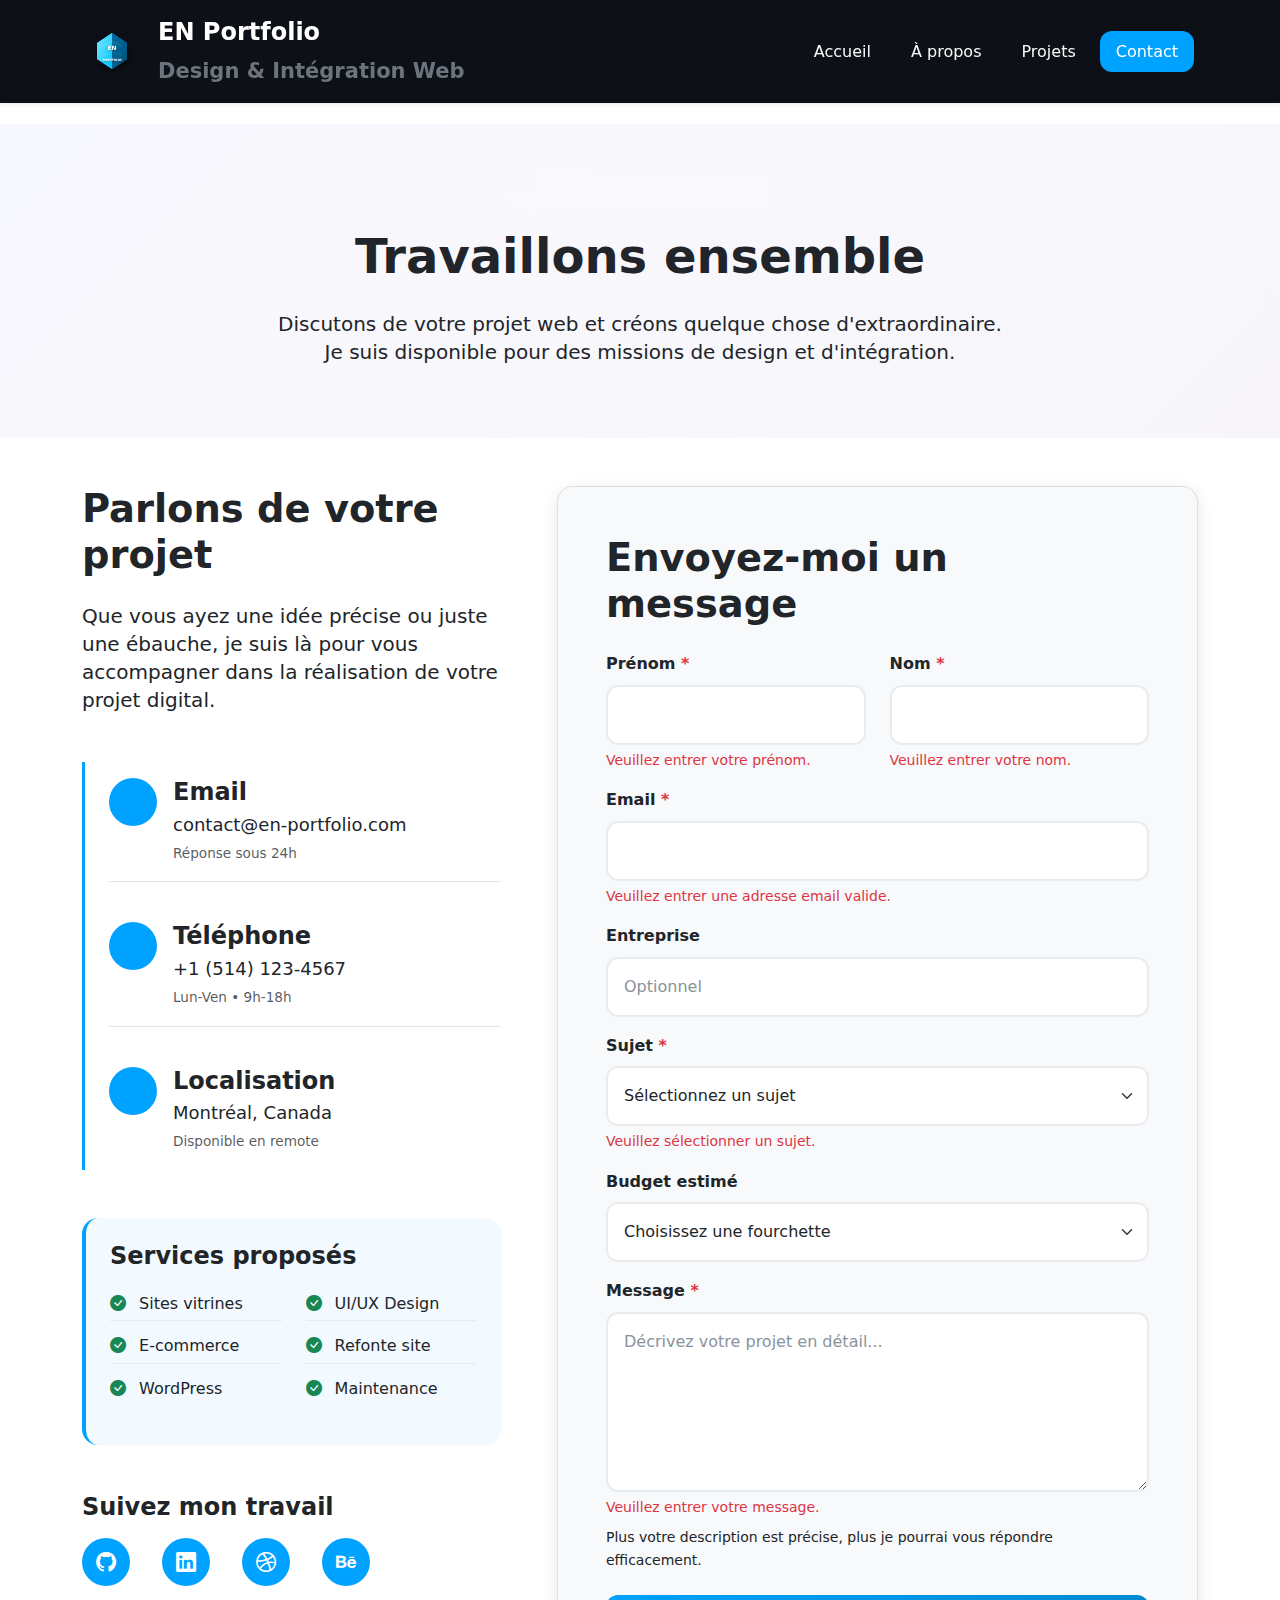
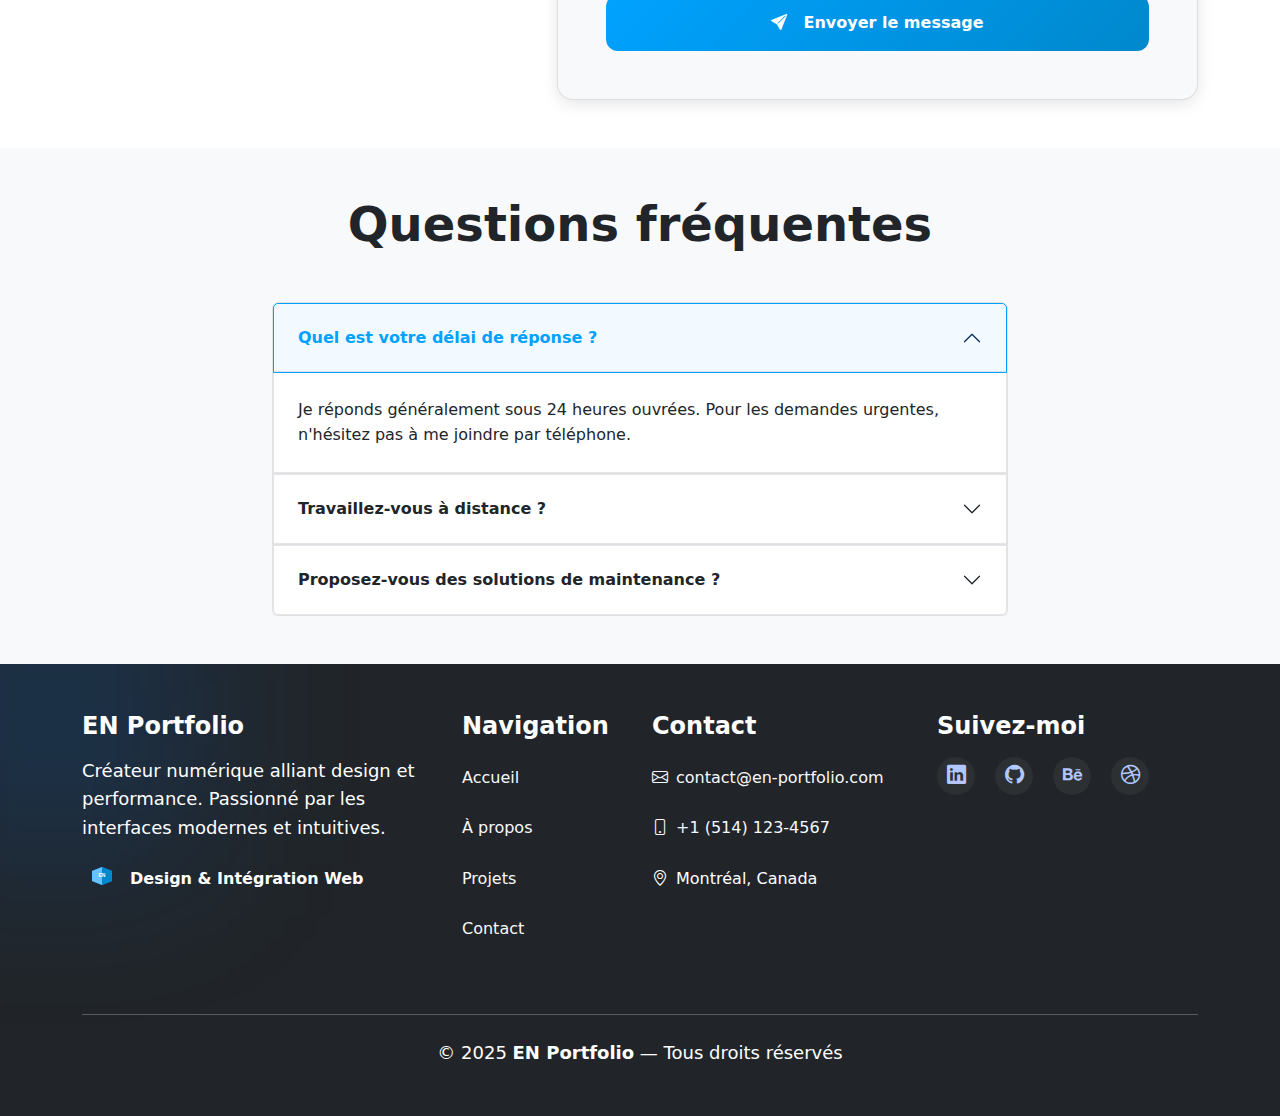
<file: contact.html>
<!DOCTYPE html>
<html lang="fr">

<head>
    <meta charset="UTF-8" />
    <meta name="viewport" content="width=device-width, initial-scale=1.0" />
    <title>Contact | EN - Designer & Intégrateur Web</title>

    <!-- Bootstrap & Icons -->
    <link href="https://cdn.jsdelivr.net/npm/bootstrap@5.3.0/dist/css/bootstrap.min.css" rel="stylesheet">
    <link rel="stylesheet" href="https://cdn.jsdelivr.net/npm/bootstrap-icons@1.10.0/font/bootstrap-icons.css">
    <link rel="stylesheet" href="style.css">
    <link rel="icon" type="image/png" href="images/favicon.png">
</head>

<body>

    <!-- Navigation -->
    <nav class="navbar navbar-expand-lg navbar-dark bg-dark fixed-top shadow-sm">
        <div class="container">
            <a class="navbar-brand fw-bold d-flex align-items-center" href="index.html">
                <!-- Logo 3D Premium -->
                <svg width="60" height="60" viewBox="0 0 60 60" fill="none" xmlns="http://www.w3.org/2000/svg"
                    class="me-3">
                    <defs>
                        <linearGradient id="cubeGradient1" x1="0%" y1="0%" x2="100%" y2="100%">
                            <stop offset="0%" stop-color="#00a2ff" />
                            <stop offset="100%" stop-color="#0088cc" />
                        </linearGradient>
                        <linearGradient id="cubeGradient2" x1="0%" y1="0%" x2="100%" y2="100%">
                            <stop offset="0%" stop-color="#0088cc" />
                            <stop offset="100%" stop-color="#006699" />
                        </linearGradient>
                        <linearGradient id="cubeGradient3" x1="0%" y1="0%" x2="100%" y2="100%">
                            <stop offset="0%" stop-color="#66c2ff" />
                            <stop offset="100%" stop-color="#00a2ff" />
                        </linearGradient>
                        <filter id="shadow" x="-20%" y="-20%" width="140%" height="140%">
                            <feDropShadow dx="2" dy="4" stdDeviation="3" flood-color="#000000" flood-opacity="0.3" />
                        </filter>
                    </defs>

                    <!-- Cube 3D avec ombres portées -->
                    <g filter="url(#shadow)">
                        <path d="M15 22L30 12L45 22V38L30 48L15 38V22Z" fill="url(#cubeGradient1)" />
                        <path d="M30 12L45 22V38L30 48V12Z" fill="url(#cubeGradient2)" />
                        <path d="M30 48L15 38V22L30 12V48Z" fill="url(#cubeGradient3)" />
                    </g>

                    <!-- Texte centré et bien visible -->
                    <text x="30" y="32" text-anchor="middle" fill="white" font-family="Arial, sans-serif"
                        font-weight="bold" font-size="6">
                        <tspan x="30" dy="-3">EN</tspan>
                    </text>
                    <text x="30" y="40" text-anchor="middle" fill="white" font-family="Arial, sans-serif"
                        font-weight="600" font-size="3">
                        <tspan>PORTFOLIO</tspan>
                    </text>

                    <!-- Effets de lumière -->
                    <path d="M20 25L30 20L40 25" stroke="white" stroke-width="0.5" stroke-opacity="0.3" fill="none" />
                    <path d="M20 35L30 30L40 35" stroke="white" stroke-width="0.5" stroke-opacity="0.2" fill="none" />
                </svg>

                <div class="d-inline-block">
                    <span class="fw-bold fs-4 text-white">EN Portfolio</span><br>
                    <small class="text-secondary">Design & Intégration Web</small>
                </div>
            </a>

            <button class="navbar-toggler" type="button" data-bs-toggle="collapse" data-bs-target="#navbarNav">
                <span class="navbar-toggler-icon"></span>
            </button>

            <div class="collapse navbar-collapse" id="navbarNav">
                <ul class="navbar-nav ms-auto">
                    <li class="nav-item"><a class="nav-link" href="index.html">Accueil</a></li>
                    <li class="nav-item"><a class="nav-link" href="about.html">À propos</a></li>
                    <li class="nav-item"><a class="nav-link" href="projets.html">Projets</a></li>
                    <li class="nav-item"><a class="nav-link active" href="contact.html">Contact</a></li>
                </ul>
            </div>
        </div>
    </nav>

    <!-- Hero Section Contact -->
    <section class="contact-hero-section py-5 mt-5">
        <div class="container">
            <div class="row">
                <div class="col-lg-8 mx-auto text-center">
                    <span class="badge-aec mb-3">Disponible pour vos projets</span>
                    <h1 class="display-5 fw-bold mb-4">Travaillons ensemble</h1>
                    <p class="lead mb-4">Discutons de votre projet web et créons quelque chose d'extraordinaire. Je suis disponible pour des missions de design et d'intégration.</p>
                </div>
            </div>
        </div>
    </section>

    <!-- Section Contact -->
    <section class="py-5">
        <div class="container">
            <div class="row">
                <div class="col-lg-5 mb-5">
                    <div class="contact-info">
                        <h3 class="mb-4">Parlons de votre projet</h3>
                        <p class="lead">Que vous ayez une idée précise ou juste une ébauche, je suis là pour vous accompagner dans la réalisation de votre projet digital.</p>
                        
                        <div class="contact-details mt-5">
                            <div class="contact-item mb-4">
                                <div class="contact-icon">
                                    <i class="bi bi-envelope-fill text-primary"></i>
                                </div>
                                <div class="contact-text">
                                    <h5>Email</h5>
                                    <p class="mb-0">contact@en-portfolio.com</p>
                                    <small class="text-muted">Réponse sous 24h</small>
                                </div>
                            </div>
                            
                            <div class="contact-item mb-4">
                                <div class="contact-icon">
                                    <i class="bi bi-telephone-fill text-primary"></i>
                                </div>
                                <div class="contact-text">
                                    <h5>Téléphone</h5>
                                    <p class="mb-0">+1 (514) 123-4567</p>
                                    <small class="text-muted">Lun-Ven • 9h-18h</small>
                                </div>
                            </div>
                            
                            <div class="contact-item mb-4">
                                <div class="contact-icon">
                                    <i class="bi bi-geo-alt-fill text-primary"></i>
                                </div>
                                <div class="contact-text">
                                    <h5>Localisation</h5>
                                    <p class="mb-0">Montréal, Canada</p>
                                    <small class="text-muted">Disponible en remote</small>
                                </div>
                            </div>
                        </div>

                        <div class="service-highlights mt-5">
                            <h5 class="mb-3">Services proposés</h5>
                            <div class="row">
                                <div class="col-6">
                                    <ul class="list-unstyled">
                                        <li class="mb-2">
                                            <i class="bi bi-check-circle-fill text-success me-2"></i>
                                            Sites vitrines
                                        </li>
                                        <li class="mb-2">
                                            <i class="bi bi-check-circle-fill text-success me-2"></i>
                                            E-commerce
                                        </li>
                                        <li class="mb-2">
                                            <i class="bi bi-check-circle-fill text-success me-2"></i>
                                            WordPress
                                        </li>
                                    </ul>
                                </div>
                                <div class="col-6">
                                    <ul class="list-unstyled">
                                        <li class="mb-2">
                                            <i class="bi bi-check-circle-fill text-success me-2"></i>
                                            UI/UX Design
                                        </li>
                                        <li class="mb-2">
                                            <i class="bi bi-check-circle-fill text-success me-2"></i>
                                            Refonte site
                                        </li>
                                        <li class="mb-2">
                                            <i class="bi bi-check-circle-fill text-success me-2"></i>
                                            Maintenance
                                        </li>
                                    </ul>
                                </div>
                            </div>
                        </div>

                        <div class="social-section mt-5">
                            <h5 class="mb-3">Suivez mon travail</h5>
                            <div class="social-links">
                                <a href="#" class="social-link me-3" aria-label="GitHub">
                                    <i class="bi bi-github"></i>
                                </a>
                                <a href="#" class="social-link me-3" aria-label="LinkedIn">
                                    <i class="bi bi-linkedin"></i>
                                </a>
                                <a href="#" class="social-link me-3" aria-label="Dribbble">
                                    <i class="bi bi-dribbble"></i>
                                </a>
                                <a href="#" class="social-link" aria-label="Behance">
                                    <i class="bi bi-behance"></i>
                                </a>
                            </div>
                        </div>
                    </div>
                </div>
                
                <div class="col-lg-7">
                    <div class="contact-form bg-light rounded-4 p-4 p-lg-5">
                        <h3 class="mb-4">Envoyez-moi un message</h3>
                        <form id="contactForm" class="needs-validation" novalidate>
                            <div class="row">
                                <div class="col-md-6 mb-3">
                                    <label for="firstName" class="form-label">Prénom <span class="text-danger">*</span></label>
                                    <input type="text" class="form-control" id="firstName" required>
                                    <div class="invalid-feedback">
                                        Veuillez entrer votre prénom.
                                    </div>
                                </div>
                                <div class="col-md-6 mb-3">
                                    <label for="lastName" class="form-label">Nom <span class="text-danger">*</span></label>
                                    <input type="text" class="form-control" id="lastName" required>
                                    <div class="invalid-feedback">
                                        Veuillez entrer votre nom.
                                    </div>
                                </div>
                            </div>
                            
                            <div class="mb-3">
                                <label for="email" class="form-label">Email <span class="text-danger">*</span></label>
                                <input type="email" class="form-control" id="email" required>
                                <div class="invalid-feedback">
                                    Veuillez entrer une adresse email valide.
                                </div>
                            </div>
                            
                            <div class="mb-3">
                                <label for="company" class="form-label">Entreprise</label>
                                <input type="text" class="form-control" id="company" placeholder="Optionnel">
                            </div>
                            
                            <div class="mb-3">
                                <label for="subject" class="form-label">Sujet <span class="text-danger">*</span></label>
                                <select class="form-select" id="subject" required>
                                    <option value="" selected disabled>Sélectionnez un sujet</option>
                                    <option value="site-vitre">Site vitrine</option>
                                    <option value="ecommerce">Site e-commerce</option>
                                    <option value="wordpress">Projet WordPress</option>
                                    <option value="design">Design UI/UX</option>
                                    <option value="refonte">Refonte de site</option>
                                    <option value="autre">Autre projet</option>
                                </select>
                                <div class="invalid-feedback">
                                    Veuillez sélectionner un sujet.
                                </div>
                            </div>
                            
                            <div class="mb-3">
                                <label for="budget" class="form-label">Budget estimé</label>
                                <select class="form-select" id="budget">
                                    <option value="" selected disabled>Choisissez une fourchette</option>
                                    <option value="1-2k">1 000€ - 2 000€</option>
                                    <option value="2-5k">2 000€ - 5 000€</option>
                                    <option value="5-10k">5 000€ - 10 000€</option>
                                    <option value="10k+">Plus de 10 000€</option>
                                    <option value="indetermine">À déterminer</option>
                                </select>
                            </div>
                            
                            <div class="mb-4">
                                <label for="message" class="form-label">Message <span class="text-danger">*</span></label>
                                <textarea class="form-control" id="message" rows="6" placeholder="Décrivez votre projet en détail..." required></textarea>
                                <div class="invalid-feedback">
                                    Veuillez entrer votre message.
                                </div>
                                <div class="form-text">
                                    Plus votre description est précise, plus je pourrai vous répondre efficacement.
                                </div>
                            </div>
                            
                            <button type="submit" class="btn btn-primary btn-lg w-100 py-3">
                                <i class="bi bi-send-fill me-2"></i>Envoyer le message
                            </button>
                        </form>
                        
                        <div id="formMessage" class="alert alert-success mt-4 d-none">
                            <i class="bi bi-check-circle-fill me-2"></i>
                            <strong>Merci pour votre message !</strong> Je vous répondrai dans les plus brefs délais.
                        </div>
                    </div>
                </div>
            </div>
        </div>
    </section>

    <!-- Section FAQ Rapide -->
    <section class="py-5 bg-light">
        <div class="container">
            <div class="row">
                <div class="col-lg-8 mx-auto">
                    <h2 class="text-center mb-5">Questions fréquentes</h2>
                    <div class="accordion" id="faqAccordion">
                        <div class="accordion-item">
                            <h3 class="accordion-header">
                                <button class="accordion-button" type="button" data-bs-toggle="collapse" data-bs-target="#faq1">
                                    Quel est votre délai de réponse ?
                                </button>
                            </h3>
                            <div id="faq1" class="accordion-collapse collapse show" data-bs-parent="#faqAccordion">
                                <div class="accordion-body">
                                    Je réponds généralement sous 24 heures ouvrées. Pour les demandes urgentes, n'hésitez pas à me joindre par téléphone.
                                </div>
                            </div>
                        </div>
                        <div class="accordion-item">
                            <h3 class="accordion-header">
                                <button class="accordion-button collapsed" type="button" data-bs-toggle="collapse" data-bs-target="#faq2">
                                    Travaillez-vous à distance ?
                                </button>
                            </h3>
                            <div id="faq2" class="accordion-collapse collapse" data-bs-parent="#faqAccordion">
                                <div class="accordion-body">
                                    Oui, je travaille principalement en remote et peux collaborer avec des clients partout dans le monde. Des outils de communication efficaces sont mis en place pour assurer un suivi optimal.
                                </div>
                            </div>
                        </div>
                        <div class="accordion-item">
                            <h3 class="accordion-header">
                                <button class="accordion-button collapsed" type="button" data-bs-toggle="collapse" data-bs-target="#faq3">
                                    Proposez-vous des solutions de maintenance ?
                                </button>
                            </h3>
                            <div id="faq3" class="accordion-collapse collapse" data-bs-parent="#faqAccordion">
                                <div class="accordion-body">
                                    Absolument ! Je propose différents forfaits de maintenance incluant mises à jour, sauvegardes, sécurité et support technique selon vos besoins.
                                </div>
                            </div>
                        </div>
                    </div>
                </div>
            </div>
        </div>
    </section>

    <!-- Footer -->
    <footer class="bg-dark text-white py-5">
        <div class="container">
            <div class="row">
                <div class="col-lg-4 mb-4">
                    <h5 class="mb-3">EN Portfolio</h5>
                    <p>Créateur numérique alliant design et performance. Passionné par les interfaces modernes et intuitives.</p>
                    <div class="d-flex align-items-center mt-3">
                        <svg width="40" height="40" viewBox="0 0 40 40" fill="none" xmlns="http://www.w3.org/2000/svg"
                            class="me-2">
                            <path d="M10 12L20 8L30 12V22L20 26L10 22V12Z" fill="#00a2ff" />
                            <path d="M20 8L30 12V22L20 26V8Z" fill="#0088cc" />
                            <path d="M20 26L10 22V12L20 8V26Z" fill="#66c2ff" />
                            <text x="20" y="18" text-anchor="middle" fill="white" font-family="Arial" font-weight="bold"
                                font-size="5">EN</text>
                        </svg>
                        <span class="fw-bold">Design & Intégration Web</span>
                    </div>
                </div>

                <div class="col-lg-2 mb-4">
                    <h5 class="mb-3">Navigation</h5>
                    <ul class="list-unstyled">
                        <li class="mb-2"><a href="index.html" class="text-light text-decoration-none">Accueil</a></li>
                        <li class="mb-2"><a href="about.html" class="text-light text-decoration-none">À propos</a></li>
                        <li class="mb-2"><a href="projets.html" class="text-light text-decoration-none">Projets</a></li>
                        <li class="mb-2"><a href="contact.html" class="text-light text-decoration-none">Contact</a></li>
                    </ul>
                </div>

                <div class="col-lg-3 mb-4">
                    <h5 class="mb-3">Contact</h5>
                    <ul class="list-unstyled">
                        <li class="mb-2">
                            <a href="mailto:contact@en-portfolio.com" class="text-light text-decoration-none">
                                <i class="bi bi-envelope me-2"></i>contact@en-portfolio.com
                            </a>
                        </li>
                        <li class="mb-2">
                            <a href="tel:+15141234567" class="text-light text-decoration-none">
                                <i class="bi bi-phone me-2"></i>+1 (514) 123-4567
                            </a>
                        </li>
                        <li class="mb-2">
                            <i class="bi bi-geo-alt me-2"></i>Montréal, Canada
                        </li>
                    </ul>
                </div>

                <div class="col-lg-3 mb-4">
                    <h5 class="mb-3">Suivez-moi</h5>
                    <div class="social-links">
                        <a href="#" class="social-link me-2" aria-label="LinkedIn">
                            <i class="bi bi-linkedin"></i>
                        </a>
                        <a href="#" class="social-link me-2" aria-label="GitHub">
                            <i class="bi bi-github"></i>
                        </a>
                        <a href="#" class="social-link me-2" aria-label="Behance">
                            <i class="bi bi-behance"></i>
                        </a>
                        <a href="#" class="social-link" aria-label="Dribbble">
                            <i class="bi bi-dribbble"></i>
                        </a>
                    </div>
                    <div class="mt-3">
                        <span class="text-muted">Disponible pour de nouveaux projets</span>
                    </div>
                </div>
            </div>

            <hr class="my-4">

            <div class="text-center">
                <p class="mb-0">&copy; 2025 <strong>EN Portfolio</strong> — Tous droits réservés</p>
            </div>
        </div>
    </footer>

    <script src="https://cdn.jsdelivr.net/npm/bootstrap@5.3.0/dist/js/bootstrap.bundle.min.js"></script>
    <script src="script.js"></script>
</body>
</html>
</file>
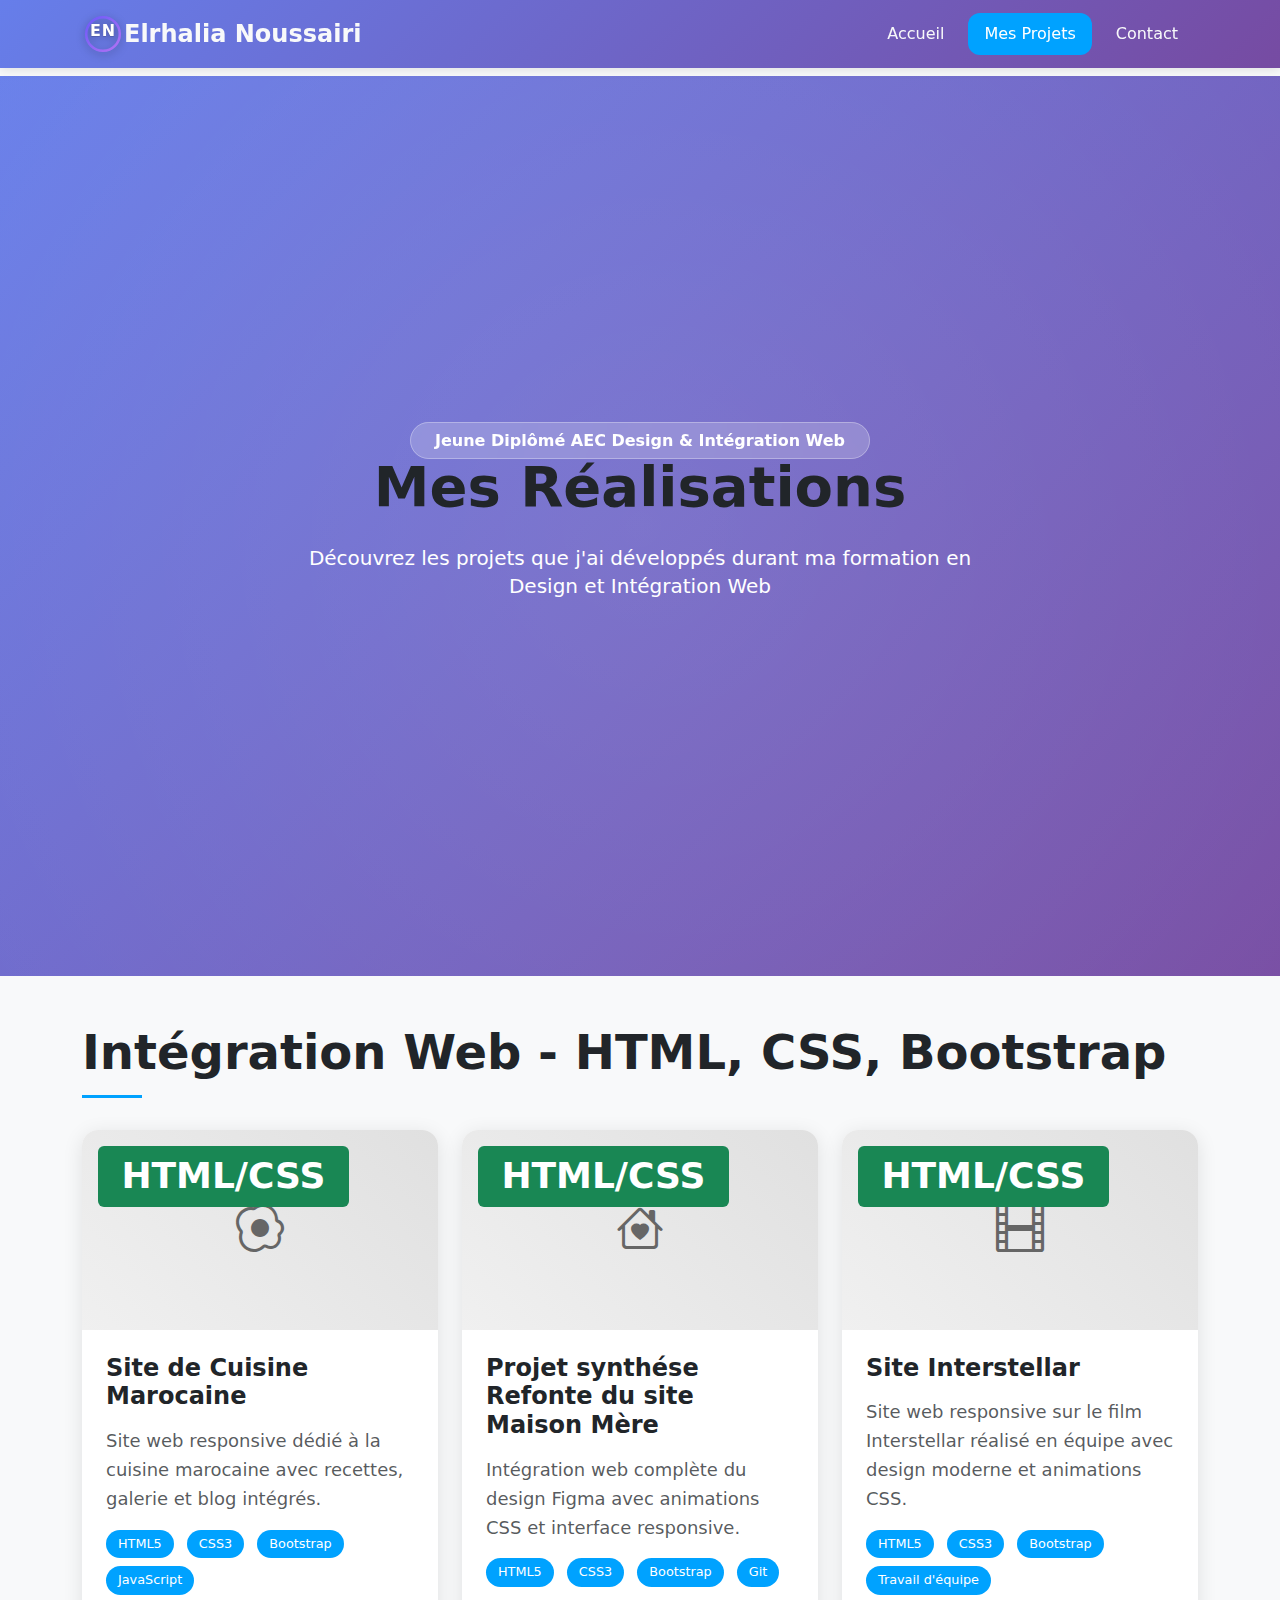
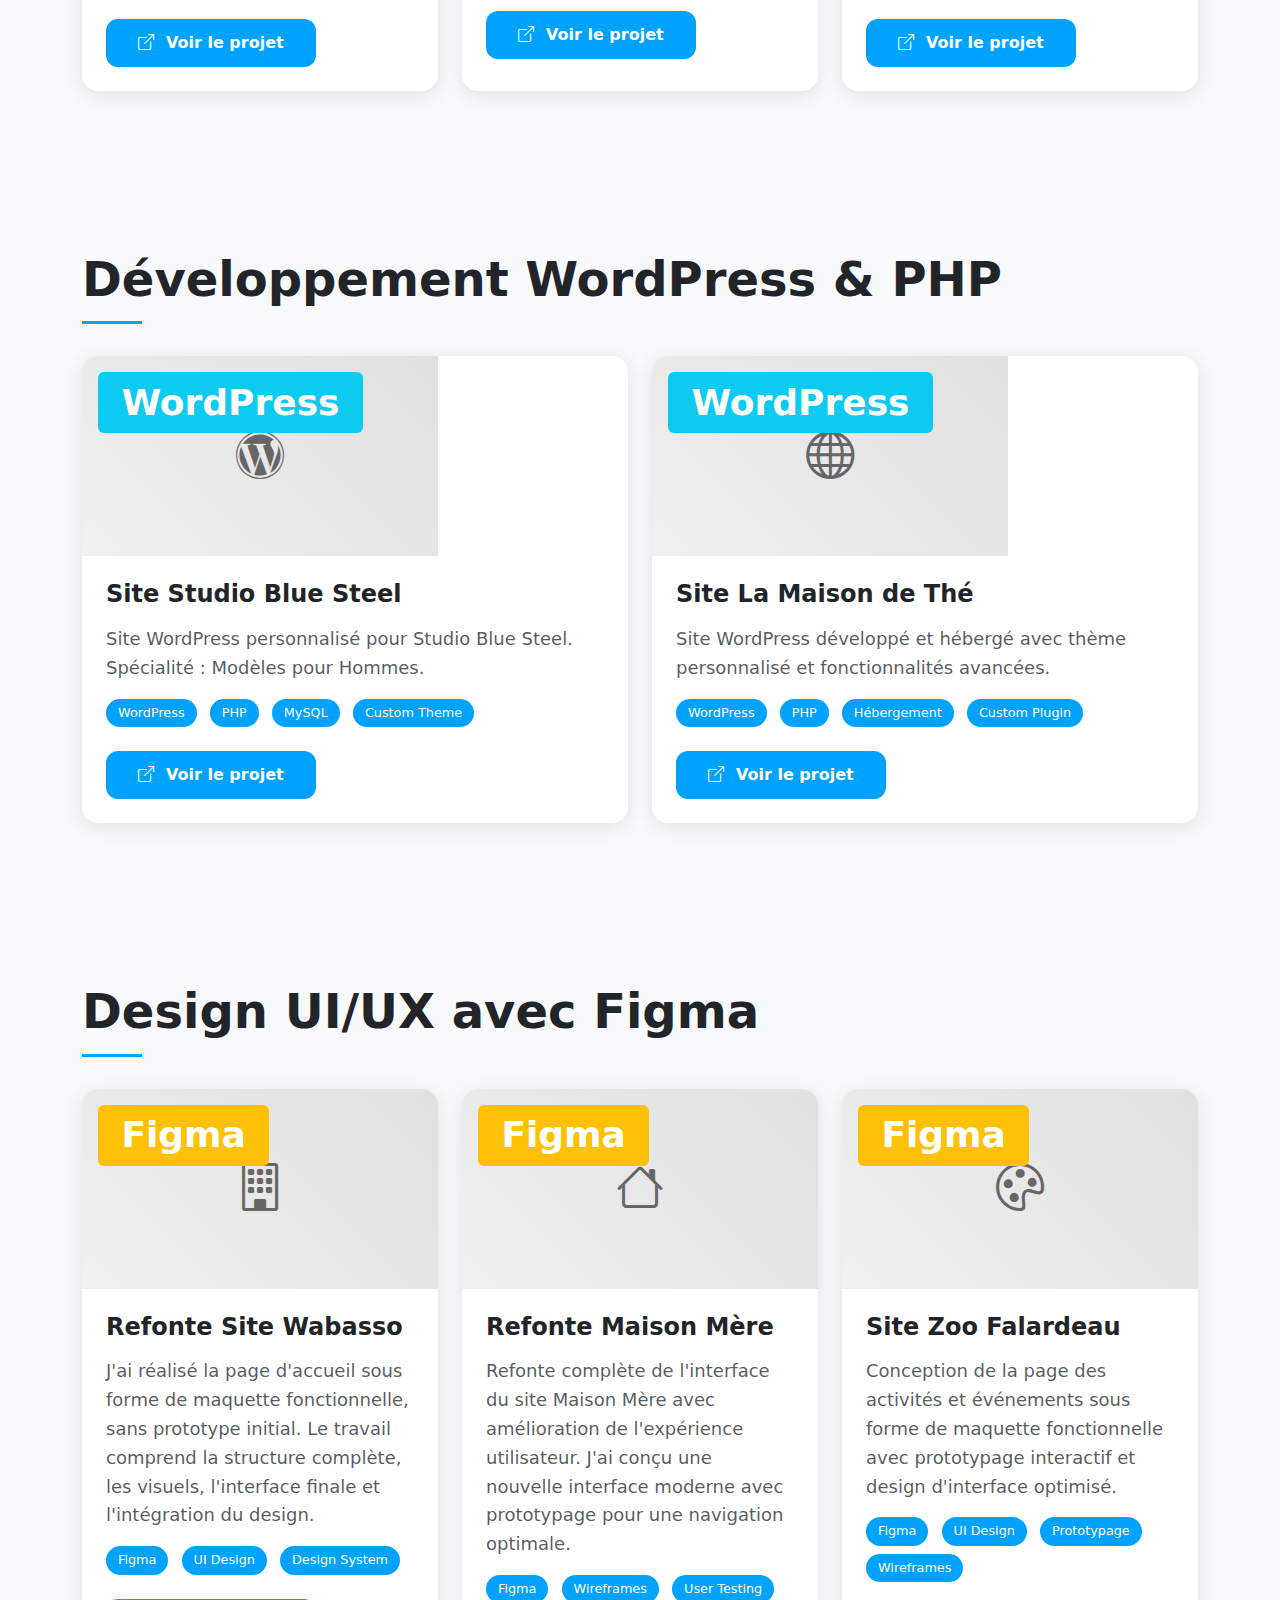
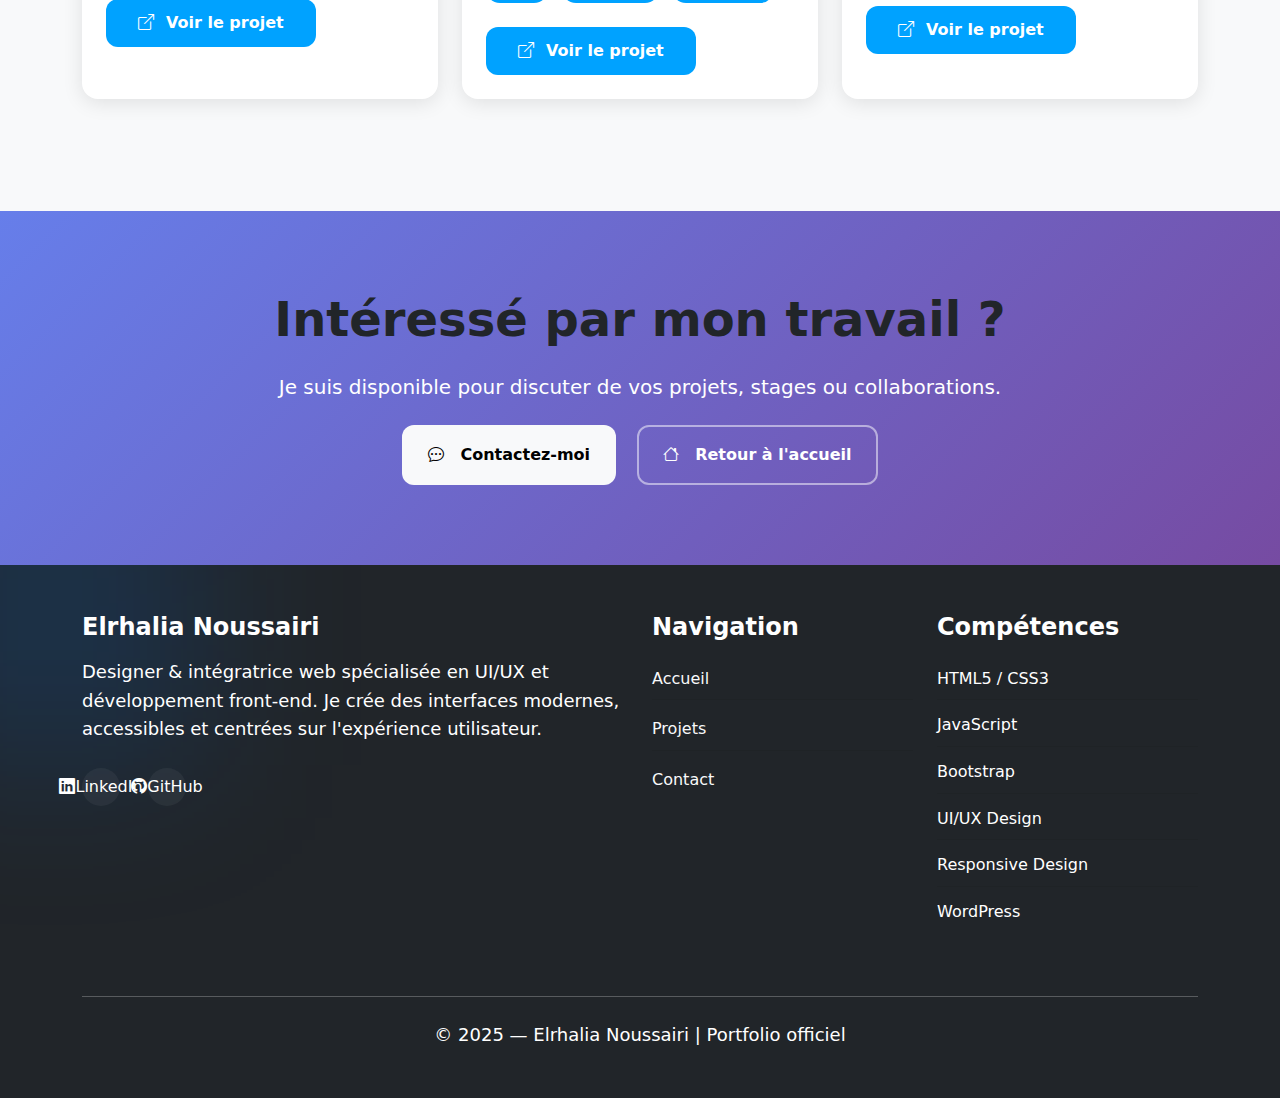
<file: projets.html>
<!DOCTYPE html>
<html lang="fr">

<head>
    <meta charset="UTF-8" />
    <meta name="viewport" content="width=device-width, initial-scale=1.0" />
    <meta name="description"
        content="Découvrez les projets réalisés par Elrhalia Noussairi durant sa formation AEC en Design et Intégration Web.">
    <title>Mes Projets | Elrhalia Noussairi - Designer & Intégrateur Web</title>

    <!-- Bootstrap & Icons -->
    <link href="https://cdn.jsdelivr.net/npm/bootstrap@5.3.0/dist/css/bootstrap.min.css" rel="stylesheet">
    <link rel="stylesheet" href="https://cdn.jsdelivr.net/npm/bootstrap-icons@1.10.0/font/bootstrap-icons.css">
    <link rel="stylesheet" href="style.css">
    <link rel="icon" type="image/png" href="images/favicon.png">
    <style>
        :root {
            --primary-color: #00a2ff;
            --primary-dark: #0088cc;
            --gradient: linear-gradient(135deg, #667eea 0%, #764ba2 100%);
        }

        body {
            font-family: 'Segoe UI', system-ui, sans-serif;
            padding-top: 76px;
            background-color: #f8f9fa;
        }

        .navbar {
            background: var(--gradient);
            box-shadow: 0 2px 10px rgba(0, 0, 0, 0.1);
        }

        /* Même hero que index et contact */
        .hero-section {
            background: var(--gradient);
            color: white;
            padding: 6rem 0;
            position: relative;
            overflow: hidden;
        }

        .hero-section::before {
            content: "";
            position: absolute;
            top: -50%;
            left: -50%;
            width: 200%;
            height: 200%;
            background: radial-gradient(circle, rgba(255, 255, 255, 0.1) 0%, transparent 70%);
            animation: rotate-bg 20s linear infinite;
        }

        @keyframes rotate-bg {
            0% {
                transform: rotate(0deg);
            }

            100% {
                transform: rotate(360deg);
            }
        }

        .badge-new {
            background: rgba(255, 255, 255, 0.2);
            color: white;
            padding: 0.5rem 1.5rem;
            border-radius: 2rem;
            font-weight: 600;
            backdrop-filter: blur(10px);
            border: 1px solid rgba(255, 255, 255, 0.3);
        }

        .hero-buttons .btn {
            border-radius: 0.75rem;
            font-weight: 600;
            transition: all 0.3s ease;
        }

        .hero-buttons .btn-light {
            background: white;
            color: var(--primary-color);
        }

        .hero-buttons .btn-light:hover {
            transform: translateY(-2px);
            box-shadow: 0 4px 15px rgba(0, 0, 0, 0.2);
        }

        .hero-buttons .btn-outline-light:hover {
            background: rgba(255, 255, 255, 0.1);
            transform: translateY(-2px);
        }

        /* Styles pour les projets */
        .project-card {
            background: white;
            border-radius: 1rem;
            overflow: hidden;
            box-shadow: 0 4px 20px rgba(0, 0, 0, 0.1);
            transition: transform 0.3s ease;
            border: none;
            height: 100%;
        }

        .project-card:hover {
            transform: translateY(-5px);
        }

        .project-image {
            height: 200px;
            background: linear-gradient(45deg, #f0f0f0, #e0e0e0);
            display: flex;
            align-items: center;
            justify-content: center;
            color: #666;
            font-size: 3rem;
            position: relative;
        }

        .project-badge {
            position: absolute;
            top: 1rem;
            left: 1rem;
        }

        .tech-badge {
            background: var(--primary-color);
            color: white;
            padding: 0.25rem 0.75rem;
            border-radius: 1rem;
            font-size: 0.8rem;
            margin-right: 0.5rem;
            margin-bottom: 0.5rem;
            display: inline-block;
        }

        .btn-primary {
            background: var(--primary-color);
            border: none;
            padding: 0.75rem 2rem;
            border-radius: 0.75rem;
            font-weight: 600;
            transition: all 0.3s ease;
        }

        .btn-primary:hover {
            background: var(--primary-dark);
            transform: translateY(-2px);
        }

        .category-section {
            margin-bottom: 4rem;
        }

        .category-title {
            position: relative;
            padding-bottom: 1rem;
            margin-bottom: 2rem;
        }

        .category-title:after {
            content: '';
            position: absolute;
            bottom: 0;
            left: 0;
            width: 60px;
            height: 3px;
            background: var(--primary-color);
        }

        .btn-project {
            background: var(--primary-color);
            color: white;
            border: none;
            padding: 0.5rem 1.5rem;
            border-radius: 0.5rem;
            font-weight: 500;
            text-decoration: none;
            display: inline-block;
            transition: all 0.3s ease;
        }

        .btn-project:hover {
            background: var(--primary-dark);
            color: white;
            transform: translateY(-2px);
        }

        /* Section CTA */
        .cta-section {
            background: var(--gradient);
            color: white;
            padding: 5rem 0;
            text-align: center;
        }
    </style>
</head>

<body>

    <!-- Navigation -->
    <nav class="navbar navbar-expand-lg navbar-dark fixed-top">
        <div class="container">
            <a class="navbar-brand fw-bold d-flex align-items-center" href="index.html">

                <!-- LOGO ANIMÉ -->
                <span class="logo">
                    <svg width="42" height="42" viewBox="0 0 100 100" fill="none" xmlns="http://www.w3.org/2000/svg"
                        class="logo-svg">
                        <defs>
                            <linearGradient id="gradEN" x1="0%" y1="0%" x2="100%" y2="100%">
                                <stop offset="0%" stop-color="#6a5af9" />
                                <stop offset="100%" stop-color="#b372f4" />
                            </linearGradient>
                        </defs>

                        <!-- Cercle animé -->
                        <circle cx="50" cy="50" r="40" stroke="url(#gradEN)" stroke-width="6" stroke-linecap="round"
                            class="ring" />

                        <!-- Initiales EN -->
                        <text x="50%" y="55%" text-anchor="middle" fill="white" font-size="38"
                            font-family="Poppins, sans-serif" font-weight="700" letter-spacing="2">
                            EN
                        </text>
                    </svg>
                </span>

                <!-- Nom -->
                Elrhalia Noussairi
            </a>

            <button class="navbar-toggler" type="button" data-bs-toggle="collapse" data-bs-target="#navbarNav">
                <span class="navbar-toggler-icon"></span>
            </button>

            <div class="collapse navbar-collapse" id="navbarNav">
                <ul class="navbar-nav ms-auto">
                    <li class="nav-item"><a class="nav-link active" href="index.html">Accueil</a></li>
                    <li class="nav-item"><a class="nav-link" href="projets.html">Mes Projets</a></li>
                    <li class="nav-item"><a class="nav-link" href="contact.html">Contact</a></li>
                </ul>
            </div>
        </div>
    </nav>

    <!-- Hero Section - Même que index et contact -->
    <section class="hero-section">
        <div class="container position-relative">
            <div class="row align-items-center">
                <div class="col-lg-8 mx-auto text-center">
                    <span class="badge-new mb-3">Jeune Diplômé AEC Design & Intégration Web</span>
                    <h1 class="display-4 fw-bold mb-4">Mes Réalisations</h1>
                    <p class="lead mb-4">Découvrez les projets que j'ai développés durant ma formation en Design et
                        Intégration Web</p>

                </div>
            </div>
        </div>
        </div>
    </section>
    <!-- Projets HTML/CSS/Bootstrap -->
    <section class="py-5 category-section">
        <div class="container">
            <h2 class="category-title">Intégration Web - HTML, CSS, Bootstrap</h2>
            <div class="row g-4">
                <!-- Projet HTML/CSS 1 -->
                <div class="col-lg-4">
                    <div class="project-card">
                        <div class="project-image">
                            <i class="bi bi-egg-fried"></i>
                            <span class="project-badge badge bg-success">HTML/CSS</span>
                        </div>
                        <div class="p-4">
                            <h5>Site de Cuisine Marocaine</h5>
                            <p class="text-muted mb-3">Site web responsive dédié à la cuisine marocaine avec recettes,
                                galerie et blog intégrés.</p>
                            <div class="mb-3">
                                <span class="tech-badge">HTML5</span>
                                <span class="tech-badge">CSS3</span>
                                <span class="tech-badge">Bootstrap</span>
                                <span class="tech-badge">JavaScript</span>
                            </div>
                            <div class="d-flex justify-content-between align-items-center">
                                <button
                                    onclick="window.open('https://elrhalianoussairi.github.io/-TP3_Noussairi_Elrhalia/', '_blank')"
                                    class="btn btn-primary btn-sm">
                                    <i class="bi bi-box-arrow-up-right me-1"></i>Voir le projet
                                </button>
                            </div>
                        </div>
                    </div>
                </div>

                <!-- Projet HTML/CSS 2 -->
                <div class="col-lg-4">
                    <div class="project-card">
                        <div class="project-image">
                            <i class="bi bi-house-heart"></i>
                            <span class="project-badge badge bg-success">HTML/CSS</span>
                        </div>
                        <div class="p-4">
                            <h5>Projet synthése Refonte du site Maison Mère</h5>
                            <p class="text-muted mb-3">Intégration web complète du design Figma avec animations CSS et
                                interface responsive.</p>
                            <div class="mb-3">
                                <span class="tech-badge">HTML5</span>
                                <span class="tech-badge">CSS3</span>
                                <span class="tech-badge">Bootstrap</span>
                                <span class="tech-badge">Git</span>
                            </div>
                            <div class="d-flex justify-content-between align-items-center">
                                <button
                                    onclick="window.open('https://elrhalianoussairi.github.io/Projet_synthese_elrhalia', '_blank')"
                                    class="btn btn-primary btn-sm">
                                    <i class="bi bi-box-arrow-up-right me-1"></i>Voir le projet
                                </button>
                            </div>
                        </div>
                    </div>
                </div>

                <!-- Projet HTML/CSS 3 - INTERSTELLAR -->
                <div class="col-lg-4">
                    <div class="project-card">
                        <div class="project-image">
                            <i class="bi bi-film"></i>
                            <span class="project-badge badge bg-success">HTML/CSS</span>
                        </div>
                        <div class="p-4">
                            <h5>Site Interstellar</h5>
                            <p class="text-muted mb-3">Site web responsive sur le film Interstellar réalisé en équipe
                                avec design moderne et animations CSS.</p>
                            <div class="mb-3">
                                <span class="tech-badge">HTML5</span>
                                <span class="tech-badge">CSS3</span>
                                <span class="tech-badge">Bootstrap</span>
                                <span class="tech-badge">Travail d'équipe</span>
                            </div>
                            <div class="d-flex justify-content-between align-items-center">
                                <button
                                    onclick="window.open('https://elrhalianoussairi.github.io/TP2_Noussairi-Elrhalia_Gurulea-Evgeniya-/', '_blank')"
                                    class="btn btn-primary btn-sm">
                                    <i class="bi bi-box-arrow-up-right me-1"></i>Voir le projet
                                </button>
                            </div>
                        </div>
                    </div>
                </div>
            </div>
        </div>
    </section>
    <!-- Projets WordPress/PHP -->
    <section class="py-5 category-section">
        <div class="container">
            <h2 class="category-title">Développement WordPress & PHP</h2>
            <div class="row g-4">
                <!-- Projet WordPress 1 -->
                <div class="col-lg-6">
                    <div class="project-card">
                        <div class="project-image">
                            <i class="bi bi-wordpress"></i>
                            <span class="project-badge badge bg-info">WordPress</span>
                        </div>
                        <div class="p-4">
                            <h5>Site Studio Blue Steel</h5>
                            <p class="text-muted mb-3">Site WordPress personnalisé pour Studio Blue Steel. Spécialité :
                                Modèles pour Hommes.</p>
                            <div class="mb-3">
                                <span class="tech-badge">WordPress</span>
                                <span class="tech-badge">PHP</span>
                                <span class="tech-badge">MySQL</span>
                                <span class="tech-badge">Custom Theme</span>
                            </div>
                            <div class="d-flex justify-content-between align-items-center">
                                <button
                                    onclick="window.open('https://monsitetp2elrhalia.gr2025-17.expertiseweb.ca/', '_blank')"
                                    class="btn btn-primary btn-sm">
                                    <i class="bi bi-box-arrow-up-right me-1"></i>Voir le projet
                                </button>
                            </div>
                        </div>
                    </div>
                </div>

                <!-- Projet WordPress 2 -->
                <div class="col-lg-6">
                    <div class="project-card">
                        <div class="project-image">
                            <i class="bi bi-globe"></i>
                            <span class="project-badge badge bg-info">WordPress</span>
                        </div>
                        <div class="p-4">
                            <h5>Site La Maison de Thé</h5>
                            <p class="text-muted mb-3">Site WordPress développé et hébergé avec thème personnalisé et
                                fonctionnalités avancées.</p>
                            <div class="mb-3">
                                <span class="tech-badge">WordPress</span>
                                <span class="tech-badge">PHP</span>
                                <span class="tech-badge">Hébergement</span>
                                <span class="tech-badge">Custom Plugin</span>
                            </div>
                            <div class="d-flex justify-content-between align-items-center">
                                <button
                                    onclick="window.open('https://terminalnoussairi.gr2025-17.expertiseweb.ca/', '_blank')"
                                    class="btn btn-primary btn-sm">
                                    <i class="bi bi-box-arrow-up-right me-1"></i>Voir le projet
                                </button>
                            </div>
                        </div>
                    </div>
                </div>
            </div>
        </div>
    </section>


    <!-- Projets Figma -->
    <section class="py-5 category-section" id="projets-figma">
        <div class="container">
            <h2 class="category-title">Design UI/UX avec Figma</h2>
            <div class="row g-4">
                <!-- Projet Figma 1 - SITE WABASSO -->
                <div class="col-lg-4">
                    <div class="project-card">
                        <div class="project-image">
                            <i class="bi bi-building"></i>
                            <span class="project-badge badge bg-warning">Figma</span>
                        </div>
                        <div class="p-4">
                            <h5>Refonte Site Wabasso</h5>
                            <p class="text-muted mb-3">J'ai réalisé la page d'accueil sous forme de maquette
                                fonctionnelle, sans prototype initial. Le travail comprend la structure complète, les
                                visuels, l'interface finale et l'intégration du design.</p>
                            <div class="mb-3">
                                <span class="tech-badge">Figma</span>
                                <span class="tech-badge">UI Design</span>
                                <span class="tech-badge">Design System</span>
                            </div>
                            <div class="d-flex justify-content-between align-items-center">
                                <button
                                    onclick="window.open('https://www.figma.com/proto/MCoSc0UHSjZiQVvlxnyWvV/Refonte-page-accueil-Site-Wabasso?node-id=1-85&t=MGQHiq58v84CP8lZ-1&scaling=min-zoom&content-scaling=fixed&page-id=0%3A1')"
                                    class="btn btn-primary btn-sm">
                                    <i class="bi bi-box-arrow-up-right me-1"></i>Voir le projet
                                </button>
                            </div>
                        </div>
                    </div>
                </div>
                <!-- Projet Figma 2 - MAISON MERE -->
                <div class="col-lg-4">
                    <div class="project-card">
                        <div class="project-image">
                            <i class="bi bi-house"></i>
                            <span class="project-badge badge bg-warning">Figma</span>
                        </div>
                        <div class="p-4">
                            <h5>Refonte Maison Mère</h5>
                            <p class="text-muted mb-3">Refonte complète de l'interface du site Maison Mère avec
                                amélioration de l'expérience utilisateur. J'ai conçu une nouvelle interface moderne avec
                                prototypage pour une navigation optimale.</p>
                            <div class="mb-3">
                                <span class="tech-badge">Figma</span>
                                <span class="tech-badge">Wireframes</span>
                                <span class="tech-badge">User Testing</span>
                            </div>
                            <div class="d-flex justify-content-between align-items-center">
                                <button
                                    onclick="window.open('https://www.figma.com/proto/AsuWNTsrwV9bUZIMkOllij/Design-site--Maison-M%C3%A8re?node-id=1-4&t=2CJbor8sgAz1BFHA-1', '_blank')"
                                    class="btn btn-primary btn-sm">
                                    <i class="bi bi-box-arrow-up-right me-1"></i>Voir le projet
                                </button>
                            </div>
                        </div>
                    </div>
                </div>
                <!-- Projet Figma 3 - ZOO FALARDEAU -->
                <div class="col-lg-4">
                    <div class="project-card">
                        <div class="project-image">
                            <i class="bi bi-palette"></i>
                            <span class="project-badge badge bg-warning">Figma</span>
                        </div>
                        <div class="p-4">
                            <h5>Site Zoo Falardeau</h5>
                            <p class="text-muted mb-3">Conception de la page des activités et événements sous forme de
                                maquette fonctionnelle avec prototypage interactif et design d'interface optimisé.</p>
                            <div class="mb-3">
                                <span class="tech-badge">Figma</span>
                                <span class="tech-badge">UI Design</span>
                                <span class="tech-badge">Prototypage</span>
                                <span class="tech-badge">Wireframes</span>
                            </div>
                            <div class="d-flex justify-content-between align-items-center">
                                <button
                                    onclick="window.open('https://www.figma.com/proto/evcz52XiIVd6ounHR4g2jY/Refaire-la-page-activites-du-site-ZOO-Falardeau?node-id=1-56&t=jXpjlKZZriziqUkv-1&scaling=min-zoom&content-scaling=fixed&page-id=0%3A1', '_blank')"
                                    class="btn btn-primary btn-sm">
                                    <i class="bi bi-box-arrow-up-right me-1"></i>Voir le projet
                                </button>
                            </div>
                        </div>
                    </div>
                </div>
            </div>
        </div>
    </section>


    <!-- Section Appel à l'action -->
    <section class="cta-section">
        <div class="container">
            <div class="row">
                <div class="col-lg-8 mx-auto text-center">
                    <h2 class="display-5 fw-bold mb-4">Intéressé par mon travail ?</h2>
                    <p class="lead mb-4">Je suis disponible pour discuter de vos projets, stages ou collaborations.</p>
                    <a href="contact.html" class="btn btn-light btn-lg me-3">
                        <i class="bi bi-chat-dots me-2"></i>Contactez-moi
                    </a>
                    <a href="index.html" class="btn btn-outline-light btn-lg">
                        <i class="bi bi-house me-2"></i>Retour à l'accueil
                    </a>
                </div>
            </div>
        </div>
    </section>

    <!-- Footer -->
    <footer class="py-5 bg-dark text-white">
        <div class="container">
            <div class="row">
                <div class="col-lg-6 mb-4">
                    <h5 class="mb-3">Elrhalia Noussairi</h5>
                    <p class="mb-4">Designer & intégratrice web spécialisée en UI/UX et développement front-end. Je crée
                        des interfaces modernes, accessibles et centrées sur l'expérience utilisateur.</p>

                    <div class="social-links">
                        <a href="https://www.linkedin.com/in/elrhalia-n-a4a952394/" class="text-white me-3"
                            target="_blank" aria-label="LinkedIn">
                            <i class="bi bi-linkedin"></i> LinkedIn
                        </a>
                        <a href="https://github.com/elrhalianoussairi" class="text-white" target="_blank"
                            aria-label="GitHub">
                            <i class="bi bi-github"></i> GitHub
                        </a>
                    </div>
                </div>

                <div class="col-lg-3 mb-4">
                    <h5 class="mb-3">Navigation</h5>
                    <ul class="list-unstyled">
                        <li class="mb-2"><a href="index.html" class="text-light text-decoration-none">Accueil</a></li>
                        <li class="mb-2"><a href="projets.html" class="text-light text-decoration-none">Projets</a></li>
                        <li class="mb-2"><a href="contact.html" class="text-light text-decoration-none">Contact</a></li>
                    </ul>
                </div>

                <div class="col-lg-3 mb-4">
                    <h5 class="mb-3">Compétences</h5>
                    <ul class="list-unstyled">
                        <li class="mb-1">HTML5 / CSS3</li>
                        <li class="mb-1">JavaScript</li>
                        <li class="mb-1">Bootstrap</li>
                        <li class="mb-1">UI/UX Design</li>
                        <li class="mb-1">Responsive Design</li>
                        <li class="mb-1">WordPress</li>
                    </ul>
                </div>
            </div>

            <hr class="my-4">

            <div class="text-center">
                <p class="mb-0">&copy; 2025 — Elrhalia Noussairi | Portfolio officiel</p>
            </div>
        </div>
    </footer>

    <!-- Scripts -->
    <script src="https://cdn.jsdelivr.net/npm/bootstrap@5.3.0/dist/js/bootstrap.bundle.min.js"></script>
    <script>
        // Détecter la page courante et activer le lien correspondant
        document.addEventListener('DOMContentLoaded', function () {
            const currentPage = window.location.pathname.split('/').pop();
            const navLinks = document.querySelectorAll('.navbar-nav .nav-link');

            navLinks.forEach(link => {
                const linkPage = link.getAttribute('href');

                if (currentPage === linkPage ||
                    (currentPage === '' && linkPage === 'index.html') ||
                    (currentPage === linkPage.replace('.html', ''))) {
                    link.classList.add('active');
                } else {
                    link.classList.remove('active');
                }
            });
        });
    </script>
    <script src="https://cdn.counter.dev/script.js" data-id="589c5763-0e85-46d5-a5b1-9b9759560282"
        data-utcoffset="-5"></script>
</body>

</html>
</file>
<file: style.css>
/* ============================================= */
/* VARIABLES CSS ET RÉINITIALISATION */
/* ============================================= */

:root {
  /* Couleurs principales */
  --primary-color: #00a2ff;
  --primary-dark: #0088cc;
  --primary-light: #66c2ff;
  
  --secondary-color: #6c757d;
  --secondary-dark: #545b62;
  --secondary-light: #8a939b;
  
  --dark-color: #0d1117;
  --light-color: #f8f9fa;
  
  /* Couleurs de statut */
  --success-color: #198754;
  --warning-color: #ffc107;
  --danger-color: #dc3545;
  --info-color: #0dcaf0;
  
  /* Couleurs d'accessibilité */
  --text-primary: #212529;
  --text-secondary: #6c757d;
  --text-light: #f8f9fa;
  --bg-light: #ffffff;
  --bg-dark: #0d1117;
  
  /* Dégradés */
  --gradient-primary: linear-gradient(135deg, #667eea 0%, #764ba2 100%);
  --gradient-blue: linear-gradient(135deg, #007bff 0%, #00a2ff 100%);
  
  /* Typographie */
  --font-family-base: 'Segoe UI', system-ui, -apple-system, sans-serif;
  --font-family-heading: 'Segoe UI', system-ui, -apple-system, sans-serif;
  
  /* Espacements */
  --space-xs: 0.25rem;
  --space-sm: 0.5rem;
  --space-md: 1rem;
  --space-lg: 1.5rem;
  --space-xl: 2rem;
  --space-xxl: 3rem;
  
  /* Bordures et ombres */
  --border-radius: 0.75rem;
  --border-radius-lg: 1rem;
  --border-radius-xl: 1.5rem;
  --box-shadow: 0 0.25rem 1rem rgba(0, 0, 0, 0.1);
  --box-shadow-lg: 0 0.5rem 2rem rgba(0, 0, 0, 0.15);
  --box-shadow-dark: 0 0.25rem 1rem rgba(0, 0, 0, 0.3);
  
  /* Transitions */
  --transition: all 0.3s ease;
  --transition-slow: all 0.5s ease;
  --transition-fast: all 0.15s ease;
  
  /* Z-index */
  --z-dropdown: 1000;
  --z-sticky: 1020;
  --z-fixed: 1030;
  --z-modal: 1040;
  --z-popover: 1050;
  --z-tooltip: 1060;
}

/* ============================================= */
/* RÉINITIALISATION ET STYLES DE BASE */
/* ============================================= */

*,
*::before,
*::after {
  box-sizing: border-box;
  margin: 0;
  padding: 0;
}

html {
  font-size: 16px;
  scroll-behavior: smooth;
  -webkit-text-size-adjust: 100%;
}

body {
  font-family: var(--font-family-base);
  font-size: 1rem;
  font-weight: 400;
  line-height: 1.6;
  color: var(--text-primary);
  background-color: var(--bg-light);
  padding-top: 76px;
  -webkit-font-smoothing: antialiased;
  -moz-osx-font-smoothing: grayscale;
}

/* ============================================= */
/* TYPOGRAPHIE ET ACCESSIBILITÉ */
/* ============================================= */

/* Hiérarchie des titres */
h1, h2, h3, h4, h5, h6 {
  font-family: var(--font-family-heading);
  font-weight: 700;
  line-height: 1.2;
  margin-bottom: var(--space-md);
  color: var(--text-primary);
}

h1 {
  font-size: clamp(2.5rem, 5vw, 4rem);
}

h2 {
  font-size: clamp(2rem, 4vw, 3rem);
}

h3 {
  font-size: clamp(1.75rem, 3vw, 2.5rem);
}

h4 {
  font-size: clamp(1.5rem, 2.5vw, 2rem);
}

h5 {
  font-size: clamp(1.25rem, 2vw, 1.5rem);
}

h6 {
  font-size: clamp(1.125rem, 1.5vw, 1.25rem);
}

/* Textes responsifs */
p {
  margin-bottom: var(--space-md);
  font-size: clamp(1rem, 2vw, 1.125rem);
}

.lead {
  font-size: clamp(1.125rem, 2.5vw, 1.25rem);
  font-weight: 300;
  line-height: 1.4;
}

/* Liens accessibles */
a {
  color: var(--primary-color);
  text-decoration: none;
  transition: var(--transition);
}

a:hover,
a:focus {
  color: var(--primary-dark);
  text-decoration: underline;
}

a:focus-visible {
  outline: 2px solid var(--primary-color);
  outline-offset: 2px;
  border-radius: 2px;
}

/* ============================================= */
/* COMPOSANTS DE NAVIGATION */
/* ============================================= */


/* ============================================= */
/* STYLES SPÉCIFIQUES POUR LE LOGO 3D PREMIUM */
/* ============================================= */

/* Animation du logo au hover */
.navbar-brand svg {
  transition: all 0.4s cubic-bezier(0.25, 0.46, 0.45, 0.94);
  filter: drop-shadow(0 4px 8px rgba(0, 0, 0, 0.4));
}

.navbar-brand:hover svg {
  transform: scale(1.1) rotateY(10deg) rotateX(5deg);
  filter: drop-shadow(0 8px 16px rgba(0, 0, 0, 0.6));
}

/* Effet de profondeur 3D amélioré */
.navbar-brand svg path:nth-child(1) {
  filter: brightness(1) drop-shadow(2px 4px 3px rgba(0,0,0,0.3));
}

.navbar-brand svg path:nth-child(2) {
  filter: brightness(0.85) drop-shadow(1px 2px 2px rgba(0,0,0,0.4));
}

.navbar-brand svg path:nth-child(3) {
  filter: brightness(1.15) drop-shadow(-1px -1px 2px rgba(255,255,255,0.2));
}

/* Amélioration du texte dans le SVG */
.navbar-brand svg text {
  font-family: 'Segoe UI', system-ui, -apple-system, sans-serif;
  font-weight: 700;
  filter: drop-shadow(0 2px 2px rgba(0, 0, 0, 0.5));
  transition: all 0.3s ease;
}

.navbar-brand:hover svg text {
  filter: drop-shadow(0 2px 4px rgba(0, 0, 0, 0.7));
}

/* Responsive pour le logo */
@media (max-width: 768px) {
  .navbar-brand svg {
    width: 50px;
    height: 50px;
  }
  
  .navbar-brand .fs-4 {
    font-size: 1.3rem !important;
  }
  
  .navbar-brand small {
    font-size: 0.75rem;
  }
}

@media (max-width: 576px) {
  .navbar-brand svg {
    width: 45px;
    height: 45px;
  }
  
  .navbar-brand .fs-4 {
    font-size: 1.2rem !important;
  }
  
  .navbar-brand small {
    display: none;
  }
}

/* Animation de pulsation subtile */
@keyframes logo-pulse {
  0%, 100% { transform: scale(1); }
  50% { transform: scale(1.02); }
}

.navbar-brand svg {
  animation: logo-pulse 4s ease-in-out infinite;
}

.navbar-brand:hover svg {
  animation: none;
}

/* Navbar principale */
.navbar {
  background-color: var(--dark-color) !important;
  transition: var(--transition-slow);
  padding: var(--space-sm) 0;
  box-shadow: var(--box-shadow-dark);
}

.navbar-scrolled {
  background-color: rgba(13, 17, 23, 0.95) !important;
  backdrop-filter: blur(10px);
}

.navbar-brand {
  font-size: 1.5rem;
  font-weight: 700;
  color: var(--text-light) !important;
}

.navbar-toggler {
  border: none;
  padding: var(--space-xs);
}

.navbar-toggler:focus {
  box-shadow: 0 0 0 2px var(--primary-color);
}

.navbar-nav .nav-link {
  color: var(--text-light) !important;
  font-weight: 500;
  margin: 0 var(--space-xs);
  padding: var(--space-sm) var(--space-md) !important;
  border-radius: var(--border-radius);
  transition: var(--transition);
  position: relative;
}

.navbar-nav .nav-link:hover,
.navbar-nav .nav-link:focus {
  background-color: rgba(255, 255, 255, 0.1);
  text-decoration: none;
}

.navbar-nav .nav-link.active {
  background-color: var(--primary-color);
  color: white !important;
}

/* Indicateur visuel pour la navigation au clavier */
.navbar-nav .nav-link:focus-visible {
  outline: 2px solid var(--primary-color);
  outline-offset: 2px;
}

/* ============================================= */
/* STYLES SPÉCIFIQUES POUR LE LOGO 3D AMÉLIORÉ */
/* ============================================= */

/* Animation du logo au hover */
.navbar-brand svg {
  transition: all 0.3s ease;
  filter: drop-shadow(0 2px 4px rgba(0, 0, 0, 0.3));
}

.navbar-brand:hover svg {
  transform: scale(1.05) rotateY(15deg);
  filter: drop-shadow(0 4px 8px rgba(0, 0, 0, 0.4));
}

/* Texte du brand */
.brand-text {
  line-height: 1.2;
}

/* Effet 3D plus prononcé */
.navbar-brand svg path:nth-child(1) {
  filter: brightness(1);
}

.navbar-brand svg path:nth-child(2) {
  filter: brightness(0.8);
}

.navbar-brand svg path:nth-child(3) {
  filter: brightness(1.2);
}

/* Amélioration du texte dans le SVG */
.navbar-brand svg text {
  font-family: 'Segoe UI', system-ui, -apple-system, sans-serif;
  font-weight: 700;
  filter: drop-shadow(0 1px 1px rgba(0, 0, 0, 0.3));
}

/* ============================================= */
/* SECTION HERO */
/* ============================================= */

.hero-section {
  background: var(--gradient-primary);
  color: var(--text-light);
  min-height: 100vh;
  display: flex;
  align-items: center;
  position: relative;
  overflow: hidden;
}

.hero-section::before {
  content: "";
  position: absolute;
  top: -50%;
  left: -50%;
  width: 200%;
  height: 200%;
  background: radial-gradient(circle, rgba(255,255,255,0.05) 0%, transparent 70%);
  animation: rotate-bg 20s linear infinite;
  z-index: 1;
}

@keyframes rotate-bg {
  0% { transform: rotate(0deg); }
  100% { transform: rotate(360deg); }
}

.hero-section .container {
  position: relative;
  z-index: 2;
}

/* Badge AEC */
.badge-aec {
  background: rgba(255, 255, 255, 0.2);
  color: var(--text-light);
  padding: var(--space-sm) var(--space-lg);
  border-radius: 2rem;
  font-weight: 600;
  font-size: 0.875rem;
  backdrop-filter: blur(10px);
  border: 1px solid rgba(255, 255, 255, 0.3);
  display: inline-block;
  margin-bottom: var(--space-lg);
}

/* Boutons Hero */
.hero-buttons {
  display: flex;
  gap: var(--space-md);
  flex-wrap: wrap;
  justify-content: center;
  margin-top: var(--space-xl);
}

.hero-buttons .btn {
  min-width: 160px;
  font-weight: 600;
  padding: var(--space-md) var(--space-xl);
  transition: var(--transition);
}

.hero-buttons .btn:hover {
  transform: translateY(-3px);
}

/* ============================================= */
/* SECTIONS DE CONTENU */
/* ============================================= */

/* Section Compétences Rapides */
.expertise-item {
  background: var(--bg-light);
  border-radius: var(--border-radius-lg);
  padding: var(--space-xl);
  box-shadow: var(--box-shadow);
  transition: var(--transition);
  text-align: center;
  height: 100%;
}

.expertise-item:hover {
  transform: translateY(-8px);
  box-shadow: var(--box-shadow-lg);
}

.expertise-item i {
  margin-bottom: var(--space-lg);
}

/* ============================================= */
/* COMPOSANTS DE CARTES */
/* ============================================= */

/* Cartes de projets */
.project-preview {
  border: none;
  border-radius: var(--border-radius-lg);
  overflow: hidden;
  box-shadow: var(--box-shadow);
  transition: var(--transition);
  height: 100%;
  background: var(--bg-light);
}

.project-preview:hover {
  transform: translateY(-6px);
  box-shadow: var(--box-shadow-lg);
}

.project-preview img {
  width: 100%;
  height: 200px;
  object-fit: cover;
  transition: var(--transition-slow);
}

.project-preview:hover img {
  transform: scale(1.05);
}

.project-preview .card-body {
  padding: var(--space-lg);
}

/* Cartes de compétences */
.skill-card {
  background: var(--bg-light);
  border-radius: var(--border-radius-lg);
  padding: var(--space-xl);
  box-shadow: var(--box-shadow);
  transition: var(--transition);
  height: 100%;
  text-align: center;
  border: 1px solid rgba(0, 0, 0, 0.05);
}

.skill-card:hover {
  transform: translateY(-0.5rem);
  box-shadow: var(--box-shadow-lg);
}

.skill-icon {
  width: 5rem;
  height: 5rem;
  border-radius: 50%;
  display: flex;
  align-items: center;
  justify-content: center;
  margin: 0 auto var(--space-lg);
  font-size: 2rem;
  color: white;
  background: var(--primary-color);
}

/* ============================================= */
/* FORMULAIRES ET INTERACTIONS */
/* ============================================= */

/* Champs de formulaire */
.form-control {
  border-radius: var(--border-radius);
  border: 2px solid #e9ecef;
  padding: var(--space-md);
  font-size: 1rem;
  transition: var(--transition);
  background-color: var(--bg-light);
}

.form-control:focus {
  border-color: var(--primary-color);
  box-shadow: 0 0 0 0.2rem rgba(0, 162, 255, 0.25);
  outline: none;
}

.form-control::placeholder {
  color: var(--secondary-light);
  opacity: 1;
}

/* Validation de formulaire */
.is-invalid {
  border-color: var(--danger-color) !important;
}

.is-valid {
  border-color: var(--success-color) !important;
}

.invalid-feedback {
  display: block;
  width: 100%;
  margin-top: var(--space-xs);
  font-size: 0.875rem;
  color: var(--danger-color);
}

/* Boutons */
.btn {
  border-radius: var(--border-radius);
  padding: var(--space-md) var(--space-lg);
  font-weight: 600;
  font-size: 1rem;
  transition: var(--transition);
  border: 2px solid transparent;
  display: inline-flex;
  align-items: center;
  justify-content: center;
  gap: var(--space-sm);
  text-decoration: none;
  cursor: pointer;
}

.btn:focus-visible {
  outline: 2px solid var(--primary-color);
  outline-offset: 2px;
}

.btn-primary {
  background-color: var(--primary-color);
  border-color: var(--primary-color);
  color: white;
}

.btn-primary:hover,
.btn-primary:focus {
  background-color: var(--primary-dark);
  border-color: var(--primary-dark);
  transform: translateY(-2px);
}

.btn-outline-primary {
  background-color: transparent;
  border-color: var(--primary-color);
  color: var(--primary-color);
}

.btn-outline-primary:hover,
.btn-outline-primary:focus {
  background-color: var(--primary-color);
  border-color: var(--primary-color);
  color: white;
  transform: translateY(-2px);
}

.btn-outline-light {
  border-color: rgba(255, 255, 255, 0.5);
  color: white;
}

.btn-outline-light:hover,
.btn-outline-light:focus {
  background-color: white;
  border-color: white;
  color: var(--primary-color);
}

/* ============================================= */
/* COMPOSANTS D'INTERFACE */
/* ============================================= */

/* Filtres de projets */
.btn-group .btn {
  border-radius: var(--border-radius);
  margin: 0 var(--space-xs);
}

/* Timeline */
.timeline {
  position: relative;
}

.timeline::before {
  content: '';
  position: absolute;
  left: 1rem;
  top: 0;
  bottom: 0;
  width: 2px;
  background: var(--primary-color);
}

.timeline-item {
  position: relative;
  padding-left: 3rem;
  margin-bottom: var(--space-xl);
}

.timeline-date {
  background: var(--primary-color);
  color: white;
  padding: var(--space-xs) var(--space-md);
  border-radius: 1rem;
  font-weight: 600;
  font-size: 0.875rem;
  display: inline-block;
  margin-bottom: var(--space-md);
}

/* Contact items */
.contact-item {
  display: flex;
  align-items: flex-start;
  gap: var(--space-md);
  margin-bottom: var(--space-lg);
}

.contact-icon {
  width: 3rem;
  height: 3rem;
  border-radius: 50%;
  background: var(--primary-color);
  color: white;
  display: flex;
  align-items: center;
  justify-content: center;
  flex-shrink: 0;
}

/* Liens sociaux */
.social-links {
  display: flex;
  gap: var(--space-md);
  flex-wrap: wrap;
}

.social-link {
  display: inline-flex;
  align-items: center;
  justify-content: center;
  width: 3rem;
  height: 3rem;
  background: var(--primary-color);
  color: white;
  border-radius: 50%;
  text-decoration: none;
  transition: var(--transition);
  font-size: 1.25rem;
}

.social-link:hover,
.social-link:focus {
  background: var(--primary-dark);
  color: white;
  transform: translateY(-3px);
  text-decoration: none;
}

.social-link:focus-visible {
  outline: 2px solid var(--primary-color);
  outline-offset: 2px;
}

/* ============================================= */
/* FOOTER */
/* ============================================= */

/* ============================================= */
/* AMÉLIORATIONS DU FOOTER */
/* ============================================= */

footer .social-links {
  display: flex;
  gap: 0.75rem;
}

footer .social-link {
  display: inline-flex;
  align-items: center;
  justify-content: center;
  width: 40px;
  height: 40px;
  background: rgba(255, 255, 255, 0.1);
  color: #b0c7ff;
  border-radius: 50%;
  text-decoration: none;
  transition: all 0.3s ease;
  font-size: 1.2rem;
}

footer .social-link:hover {
  background: var(--primary-color);
  color: white;
  transform: translateY(-2px);
  box-shadow: 0 4px 12px rgba(0, 162, 255, 0.3);
}

/* Style pour la liste de contact */
footer ul.list-unstyled li {
  margin-bottom: 0.5rem;
}

footer ul.list-unstyled a {
  transition: color 0.3s ease;
}

footer ul.list-unstyled a:hover {
  color: var(--primary-color) !important;
}


footer {
  background: var(--dark-color);
  color: #e0e0e0;
  position: relative;
  overflow: hidden;
}

footer::before {
  content: "";
  position: absolute;
  top: -100px;
  left: -100px;
  width: 300px;
  height: 300px;
  background: rgba(0, 123, 255, 0.15);
  filter: blur(80px);
  z-index: 0;
}

footer .container {
  position: relative;
  z-index: 1;
}

footer h5 {
  color: white;
  font-weight: 600;
  margin-bottom: var(--space-md);
}

footer a {
  color: #b0c7ff;
  text-decoration: none;
  transition: color 0.3s ease;
}

footer a:hover {
  color: white;
}

footer .social-links a {
  display: inline-flex;
  align-items: center;
  justify-content: center;
  width: 38px;
  height: 38px;
  border-radius: 50%;
  background: rgba(255, 255, 255, 0.05);
  color: #b0c7ff;
  transition: background 0.3s ease, color 0.3s ease;
}

footer .social-links a:hover {
  background: var(--primary-color);
  color: white;
  transform: scale(1.1);
}

footer .bottom-bar {
  border-top: 1px solid rgba(255, 255, 255, 0.1);
  margin-top: var(--space-xl);
  padding-top: var(--space-md);
  text-align: center;
  font-size: 0.9rem;
}

/* ============================================= */
/* BOUTONS FLOATING */
/* ============================================= */

/* Bouton scroll to top */
.btn-scroll-top {
  position: fixed;
  bottom: var(--space-xl);
  right: var(--space-xl);
  width: 3.5rem;
  height: 3.5rem;
  border-radius: 50%;
  background: var(--primary-color);
  color: white;
  border: none;
  cursor: pointer;
  opacity: 0;
  visibility: hidden;
  transition: var(--transition);
  z-index: var(--z-fixed);
  display: flex;
  align-items: center;
  justify-content: center;
  box-shadow: var(--box-shadow-lg);
}

.btn-scroll-top.show {
  opacity: 1;
  visibility: visible;
}

.btn-scroll-top:hover,
.btn-scroll-top:focus {
  background: var(--primary-dark);
  transform: translateY(-3px);
}

.btn-scroll-top:focus-visible {
  outline: 2px solid var(--primary-color);
  outline-offset: 2px;
}

/* Bouton theme toggle */
.btn-theme-toggle {
  position: fixed;
  bottom: calc(var(--space-xl) + 5rem);
  right: var(--space-xl);
  width: 3.5rem;
  height: 3.5rem;
  border-radius: 50%;
  background: var(--dark-color);
  color: white;
  border: none;
  cursor: pointer;
  z-index: var(--z-fixed);
  display: flex;
  align-items: center;
  justify-content: center;
  box-shadow: var(--box-shadow-lg);
  transition: var(--transition);
}

.btn-theme-toggle:hover,
.btn-theme-toggle:focus {
  background: var(--secondary-dark);
  transform: translateY(-3px);
}

.btn-theme-toggle:focus-visible {
  outline: 2px solid var(--primary-color);
  outline-offset: 2px;
}

/* ============================================= */
/* ANIMATIONS ET TRANSITIONS */
/* ============================================= */

.animate-in {
  opacity: 1 !important;
  transform: translateY(0) !important;
}

.fade-in {
  opacity: 0;
  transform: translateY(2rem);
  transition: opacity 0.6s ease, transform 0.6s ease;
}

.fade-in.animate-in {
  opacity: 1;
  transform: translateY(0);
}

/* Loading spinner */
.spinner-border-sm {
  width: 1rem;
  height: 1rem;
  border-width: 0.15em;
}

/* ============================================= */
/* MODE SOMBRE */
/* ============================================= */

@media (prefers-color-scheme: dark) {
  :root {
    --text-primary: #f8f9fa;
    --text-secondary: #adb5bd;
    --bg-light: #1a1d23;
    --bg-dark: #0d1117;
  }
}

.dark-theme {
  --text-primary: #f8f9fa;
  --text-secondary: #adb5bd;
  --bg-light: #1a1d23;
  --bg-dark: #0d1117;
  background-color: var(--bg-light);
  color: var(--text-primary);
}

.dark-theme .bg-light {
  background-color: #2d3748 !important;
}

.dark-theme .card {
  background-color: #2d3748;
  border-color: #4a5568;
  color: var(--text-primary);
}

.dark-theme .text-muted {
  color: #a0aec0 !important;
}

.dark-theme .form-control {
  background-color: #2d3748;
  border-color: #4a5568;
  color: var(--text-primary);
}

.dark-theme .form-control:focus {
  background-color: #2d3748;
  border-color: var(--primary-color);
  color: var(--text-primary);
}

/* ============================================= */
/* RESPONSIVE DESIGN - MEDIA QUERIES */
/* ============================================= */

/* Tablettes et petits écrans */
@media (max-width: 991.98px) {
  body {
    padding-top: 70px;
  }
  
  .navbar-collapse {
    background: var(--dark-color);
    margin-top: var(--space-md);
    border-radius: var(--border-radius);
    padding: var(--space-md);
  }
  
  .hero-buttons {
    flex-direction: column;
    align-items: center;
  }
  
  .hero-buttons .btn {
    width: 100%;
    max-width: 300px;
  }
  
  .project-actions {
    flex-direction: column;
  }
  
  .navbar-brand svg {
    width: 45px;
    height: 45px;
  }
  
  .brand-text .fs-4 {
    font-size: 1.3rem !important;
  }
}

/* Mobiles */
@media (max-width: 767.98px) {
  body {
    padding-top: 65px;
    font-size: 0.95rem;
  }
  
  .container {
    padding-left: var(--space-md);
    padding-right: var(--space-md);
  }
  
  h1 {
    font-size: 2rem;
  }
  
  h2 {
    font-size: 1.75rem;
  }
  
  .hero-section {
    min-height: 80vh;
    text-align: center;
  }
  
  .project-badges {
    top: var(--space-sm);
    left: var(--space-sm);
  }
  
  .btn-scroll-top,
  .btn-theme-toggle {
    bottom: var(--space-lg);
    right: var(--space-lg);
    width: 3rem;
    height: 3rem;
  }
  
  .btn-theme-toggle {
    bottom: calc(var(--space-lg) + 4.5rem);
  }
  
  .contact-item {
    flex-direction: column;
    text-align: center;
    gap: var(--space-sm);
  }
  
  .contact-icon {
    align-self: center;
  }
  
  .social-links {
    justify-content: center;
  }
  
  .navbar-brand svg {
    width: 40px;
    height: 40px;
  }
  
  .brand-text .fs-4 {
    font-size: 1.2rem !important;
  }
  
  .brand-text .text-muted {
    display: none !important;
  }
}

/* Très petits écrans */
@media (max-width: 575.98px) {
  .navbar-brand {
    font-size: 1.25rem;
  }
  
  .btn {
    padding: var(--space-sm) var(--space-md);
    font-size: 0.9rem;
  }
  
  .skill-card {
    padding: var(--space-lg);
  }
  
  .skill-icon {
    width: 4rem;
    height: 4rem;
    font-size: 1.5rem;
  }
  
  .timeline::before {
    left: 0.5rem;
  }
  
  .timeline-item {
    padding-left: 2rem;
  }
}

/* ============================================= */
/* ACCESSIBILITÉ AVANCÉE */
/* ============================================= */

/* Masquer visuellement mais accessible aux lecteurs d'écran */
.sr-only {
  position: absolute;
  width: 1px;
  height: 1px;
  padding: 0;
  margin: -1px;
  overflow: hidden;
  clip: rect(0, 0, 0, 0);
  white-space: nowrap;
  border: 0;
}

/* Focus visible amélioré */
*:focus-visible {
  outline: 2px solid var(--primary-color);
  outline-offset: 2px;
  border-radius: 2px;
}

/* Réduction des animations pour les préférences utilisateur */
@media (prefers-reduced-motion: reduce) {
  *,
  *::before,
  *::after {
    animation-duration: 0.01ms !important;
    animation-iteration-count: 1 !important;
    transition-duration: 0.01ms !important;
    scroll-behavior: auto !important;
  }
  
  .hero-section::before {
    animation: none;
  }
  
  .hero-buttons .btn:hover,
  .project-preview:hover,
  .expertise-item:hover {
    transform: none;
  }
}

/* Contraste élevé */
@media (prefers-contrast: high) {
  :root {
    --primary-color: #0056b3;
    --primary-dark: #004085;
    --text-primary: #000000;
    --bg-light: #ffffff;
  }
  
  .hero-section {
    background: linear-gradient(135deg, #0056b3 0%, #004085 100%);
  }
}

/* Mode daltonien */
@media (prefers-color-scheme: dark) and (prefers-contrast: high) {
  :root {
    --text-primary: #ffffff;
    --bg-light: #000000;
  }
}

/* ============================================= */
/* IMPRESSION */
/* ============================================= */

@media print {
  .navbar,
  .btn-scroll-top,
  .btn-theme-toggle,
  .hero-buttons,
  .project-actions {
    display: none !important;
  }
  
  body {
    padding-top: 0;
    font-size: 12pt;
    line-height: 1.4;
    color: #000;
    background: #fff;
  }
  
  .container {
    max-width: none;
  }
  
  a {
    color: #000;
    text-decoration: underline;
  }
  
  .hero-section {
    background: #fff !important;
    color: #000 !important;
    min-height: auto;
  }
  
  .badge-aec {
    background: #f8f9fa !important;
    color: #000 !important;
    border: 1px solid #000;
  }
}
/* ============================================= */
/* STYLES SPÉCIFIQUES POUR ABOUT.HTML */
/* ============================================= */

/* Hero Section About */
.about-hero-section {
    padding-top: var(--space-xxl);
    padding-bottom: var(--space-xxl);
}

.about-hero-section .lead {
    font-size: 1.3rem;
    color: var(--text-secondary);
}

/* Badge d'expérience */
.experience-badge {
    z-index: 2;
}

.experience-badge .bg-primary {
    background: var(--primary-color) !important;
    font-size: 0.9rem;
    box-shadow: var(--box-shadow);
}

/* Image about */
.about-image img {
    border: 8px solid white;
    transition: var(--transition-slow);
}

.about-image img:hover {
    transform: scale(1.02);
    box-shadow: var(--box-shadow-lg);
}

/* Process steps */
.process-step {
    width: 80px;
    height: 80px;
    font-weight: 700;
    box-shadow: var(--box-shadow);
    transition: var(--transition);
}

.process-step:hover {
    transform: scale(1.1);
    box-shadow: var(--box-shadow-lg);
}

/* Timeline améliorée */
.timeline-item {
    position: relative;
    padding-left: 3rem;
    margin-bottom: var(--space-xl);
    background: white;
    padding: var(--space-lg);
    border-radius: var(--border-radius-lg);
    box-shadow: var(--box-shadow);
    border-left: 4px solid var(--primary-color);
}

.timeline-item:hover {
    transform: translateX(5px);
    box-shadow: var(--box-shadow-lg);
}

.timeline-date {
    position: absolute;
    top: -15px;
    left: -15px;
    padding: var(--space-sm) var(--space-md);
    border-radius: var(--border-radius);
    font-weight: 600;
    font-size: 0.875rem;
    box-shadow: var(--box-shadow);
}

.timeline-content h5 {
    margin-bottom: var(--space-sm);
    color: var(--text-primary);
}

.timeline-content ul {
    margin-bottom: 0;
}

.timeline-content ul li {
    margin-bottom: var(--space-xs);
    position: relative;
    padding-left: var(--space-md);
}

.timeline-content ul li::before {
    content: "•";
    color: var(--primary-color);
    font-weight: bold;
    position: absolute;
    left: 0;
}

/* Section valeurs */
.list-unstyled li {
    padding: var(--space-sm) 0;
    border-bottom: 1px solid rgba(0,0,0,0.05);
}

.list-unstyled li:last-child {
    border-bottom: none;
}

/* Responsive about */
@media (max-width: 768px) {
    .about-hero-section {
        padding-top: var(--space-xl);
        padding-bottom: var(--space-xl);
        text-align: center;
    }
    
    .timeline-item {
        padding-left: var(--space-lg);
        margin-left: var(--space-md);
    }
    
    .timeline-date {
        position: relative;
        top: 0;
        left: 0;
        margin-bottom: var(--space-md);
        display: inline-block;
    }
    
    .process-step {
        width: 60px;
        height: 60px;
    }
}

/* Animation d'apparition */
.fade-in-up {
    opacity: 0;
    transform: translateY(30px);
    transition: all 0.6s ease;
}

.fade-in-up.visible {
    opacity: 1;
    transform: translateY(0);
}

/* ============================================= */
/* STYLES SPÉCIFIQUES POUR PROJETS.HTML */
/* ============================================= */

/* Hero Section Projets */
.projects-hero-section {
    background: linear-gradient(135deg, rgba(102, 126, 234, 0.1) 0%, rgba(118, 75, 162, 0.1) 100%);
    padding-top: var(--space-xxl);
    padding-bottom: var(--space-xxl);
}

/* Filtres améliorés */
.btn-group .btn {
    border-radius: var(--border-radius);
    margin: 0 2px;
    font-weight: 500;
    transition: var(--transition);
}

.btn-group .btn.active {
    background-color: var(--primary-color);
    border-color: var(--primary-color);
    color: white;
}

.btn-group .btn:not(.active):hover {
    background-color: rgba(0, 162, 255, 0.1);
    border-color: var(--primary-color);
}

/* Cartes de projets améliorées */
.project-card {
    border: none;
    border-radius: var(--border-radius-lg);
    overflow: hidden;
    box-shadow: var(--box-shadow);
    transition: var(--transition);
    height: 100%;
    background: var(--bg-light);
    position: relative;
}

.project-card:hover {
    transform: translateY(-8px);
    box-shadow: var(--box-shadow-lg);
}

.project-image {
    position: relative;
    overflow: hidden;
    aspect-ratio: 16 / 9;
}

.project-image img {
    width: 100%;
    height: 100%;
    object-fit: cover;
    transition: var(--transition-slow);
}

.project-card:hover .project-image img {
    transform: scale(1.05);
}

.project-badges {
    position: absolute;
    top: var(--space-md);
    left: var(--space-md);
    display: flex;
    flex-wrap: wrap;
    gap: var(--space-xs);
    z-index: 2;
}

.project-badges .badge {
    font-size: 0.7rem;
    font-weight: 600;
    padding: var(--space-xs) var(--space-sm);
    backdrop-filter: blur(10px);
    border: 1px solid rgba(255, 255, 255, 0.2);
}

.project-card .card-body {
    padding: var(--space-lg);
    display: flex;
    flex-direction: column;
    flex-grow: 1;
}

.project-card .card-title {
    color: var(--text-primary);
    margin-bottom: var(--space-sm);
    font-weight: 600;
}

.project-card .card-text {
    color: var(--text-secondary);
    margin-bottom: var(--space-md);
    flex-grow: 1;
    line-height: 1.5;
}

.project-tech {
    margin-bottom: var(--space-md);
}

.project-tech small {
    color: var(--text-muted);
    font-size: 0.8rem;
}

.project-actions {
    display: flex;
    gap: var(--space-sm);
    margin-top: auto;
}

.project-actions .btn {
    flex: 1;
    font-size: 0.875rem;
    padding: var(--space-sm) var(--space-md);
    display: flex;
    align-items: center;
    justify-content: center;
    gap: var(--space-xs);
}

/* Animation des cartes au filtrage */
.project-card {
    opacity: 1;
    transform: translateY(0);
    transition: all 0.4s ease;
}

.project-card.hidden {
    opacity: 0;
    transform: translateY(20px);
    pointer-events: none;
    position: absolute;
}

/* Message aucun projet */
#no-projects-message {
    transition: var(--transition);
}

/* Indicateur de chargement */
.projects-loading {
    display: none;
    text-align: center;
    padding: var(--space-xl);
}

.projects-loading.spinner-border {
    width: 3rem;
    height: 3rem;
}

/* Responsive projets */
@media (max-width: 768px) {
    .projects-hero-section {
        padding-top: var(--space-xl);
        padding-bottom: var(--space-xl);
    }
    
    .btn-group {
        flex-wrap: wrap;
        justify-content: center;
    }
    
    .btn-group .btn {
        margin-bottom: var(--space-xs);
    }
    
    .project-actions {
        flex-direction: column;
    }
    
    .project-badges {
        top: var(--space-sm);
        left: var(--space-sm);
    }
    
    .project-badges .badge {
        font-size: 0.65rem;
        padding: 0.25rem 0.5rem;
    }
}

@media (max-width: 576px) {
    .project-card .card-body {
        padding: var(--space-md);
    }
    
    .project-tech small {
        font-size: 0.75rem;
    }
}

/* Animation d'apparition progressive */
@keyframes fadeInUp {
    from {
        opacity: 0;
        transform: translateY(30px);
    }
    to {
        opacity: 1;
        transform: translateY(0);
    }
}

.project-card {
    animation: fadeInUp 0.6s ease-out;
}

/* Délai d'animation pour chaque carte */
.project-card:nth-child(1) { animation-delay: 0.1s; }
.project-card:nth-child(2) { animation-delay: 0.2s; }
.project-card:nth-child(3) { animation-delay: 0.3s; }
.project-card:nth-child(4) { animation-delay: 0.4s; }
.project-card:nth-child(5) { animation-delay: 0.5s; }
.project-card:nth-child(6) { animation-delay: 0.6s; }


/* ============================================= */
/* STYLES SPÉCIFIQUES POUR CONTACT.HTML */
/* ============================================= */

/* Hero Section Contact */
.contact-hero-section {
    background: linear-gradient(135deg, rgba(102, 126, 234, 0.05) 0%, rgba(118, 75, 162, 0.05) 100%);
    padding-top: var(--space-xxl);
    padding-bottom: var(--space-xxl);
}

/* Section Contact améliorée */
.contact-info {
    padding-right: var(--space-xl);
}

.contact-details {
    border-left: 3px solid var(--primary-color);
    padding-left: var(--space-lg);
}

.contact-item {
    display: flex;
    align-items: flex-start;
    gap: var(--space-md);
    padding: var(--space-md) 0;
    border-bottom: 1px solid rgba(0, 0, 0, 0.1);
}

.contact-item:last-child {
    border-bottom: none;
}

.contact-icon {
    width: 3rem;
    height: 3rem;
    border-radius: 50%;
    background: var(--primary-color);
    color: white;
    display: flex;
    align-items: center;
    justify-content: center;
    flex-shrink: 0;
    font-size: 1.2rem;
}

.contact-text h5 {
    margin-bottom: var(--space-xs);
    color: var(--text-primary);
}

.contact-text p {
    margin-bottom: 0;
    font-weight: 500;
}

.contact-text small {
    color: var(--text-muted);
    font-size: 0.85rem;
}

/* Service highlights */
.service-highlights {
    background: rgba(0, 162, 255, 0.05);
    padding: var(--space-lg);
    border-radius: var(--border-radius-lg);
    border-left: 4px solid var(--primary-color);
}

.service-highlights ul li {
    padding: 0.25rem 0;
}

/* Formulaire de contact */
.contact-form {
    background: white;
    box-shadow: var(--box-shadow);
    border: 1px solid rgba(0, 0, 0, 0.1);
}

.contact-form .form-label {
    font-weight: 600;
    color: var(--text-primary);
    margin-bottom: var(--space-sm);
}

.contact-form .form-control,
.contact-form .form-select {
    border: 2px solid #e9ecef;
    border-radius: var(--border-radius);
    padding: var(--space-md);
    font-size: 1rem;
    transition: var(--transition);
}

.contact-form .form-control:focus,
.contact-form .form-select:focus {
    border-color: var(--primary-color);
    box-shadow: 0 0 0 0.2rem rgba(0, 162, 255, 0.25);
}

.contact-form .form-text {
    font-size: 0.875rem;
    color: var(--text-muted);
    margin-top: 0.5rem;
}

/* Validation formulaire */
.was-validated .form-control:valid,
.was-validated .form-select:valid {
    border-color: var(--success-color);
}

.was-validated .form-control:invalid,
.was-validated .form-select:invalid {
    border-color: var(--danger-color);
}

/* Bouton de soumission */
.contact-form .btn-primary {
    background: linear-gradient(135deg, var(--primary-color), var(--primary-dark));
    border: none;
    font-weight: 600;
    transition: all 0.3s ease;
}

.contact-form .btn-primary:hover {
    transform: translateY(-2px);
    box-shadow: 0 8px 25px rgba(0, 162, 255, 0.3);
}

/* Message de succès */
#formMessage {
    border: none;
    border-left: 4px solid var(--success-color);
    padding: var(--space-lg);
}

/* Section FAQ */
.accordion-button {
    font-weight: 600;
    padding: var(--space-lg);
    background: white;
    border: 1px solid rgba(0, 0, 0, 0.1);
}

.accordion-button:not(.collapsed) {
    background-color: rgba(0, 162, 255, 0.05);
    color: var(--primary-color);
    border-color: var(--primary-color);
}

.accordion-button:focus {
    box-shadow: 0 0 0 0.2rem rgba(0, 162, 255, 0.25);
    border-color: var(--primary-color);
}

.accordion-body {
    padding: var(--space-lg);
    background: white;
    border: 1px solid rgba(0, 0, 0, 0.1);
    border-top: none;
}

/* Responsive contact */
@media (max-width: 992px) {
    .contact-info {
        padding-right: 0;
        margin-bottom: var(--space-xl);
    }
    
    .contact-details {
        border-left: none;
        padding-left: 0;
        border-top: 3px solid var(--primary-color);
        padding-top: var(--space-lg);
    }
}

@media (max-width: 768px) {
    .contact-hero-section {
        padding-top: var(--space-xl);
        padding-bottom: var(--space-xl);
    }
    
    .contact-item {
        flex-direction: column;
        text-align: center;
        gap: var(--space-sm);
    }
    
    .contact-icon {
        align-self: center;
    }
    
    .service-highlights .row {
        text-align: left;
    }
    
    .contact-form {
        padding: var(--space-lg) !important;
    }
}

@media (max-width: 576px) {
    .contact-form {
        padding: var(--space-md) !important;
    }
    
    .accordion-button {
        padding: var(--space-md);
        font-size: 0.95rem;
    }
    
    .accordion-body {
        padding: var(--space-md);
    }
}

/* Animation des éléments de contact */
.contact-item,
.service-highlights,
.contact-form {
    animation: fadeInUp 0.6s ease-out;
}

.contact-item:nth-child(1) { animation-delay: 0.1s; }
.contact-item:nth-child(2) { animation-delay: 0.2s; }
.contact-item:nth-child(3) { animation-delay: 0.3s; }
.service-highlights { animation-delay: 0.4s; }
.contact-form { animation-delay: 0.5s; }
/* ============================================= */
/* UTILITAIRES */
/* ============================================= */

.text-primary { color: var(--primary-color) !important; }
.bg-primary { background-color: var(--primary-color) !important; }
.border-primary { border-color: var(--primary-color) !important; }

/* Espacements responsifs */
.mt-section { margin-top: var(--space-xxl); }
.mb-section { margin-bottom: var(--space-xxl); }
.py-section { padding: var(--space-xxl) 0; }

@media (max-width: 767.98px) {
  .mt-section { margin-top: var(--space-xl); }
  .mb-section { margin-bottom: var(--space-xl); }
  .py-section { padding: var(--space-xl) 0; }
}
</file>
